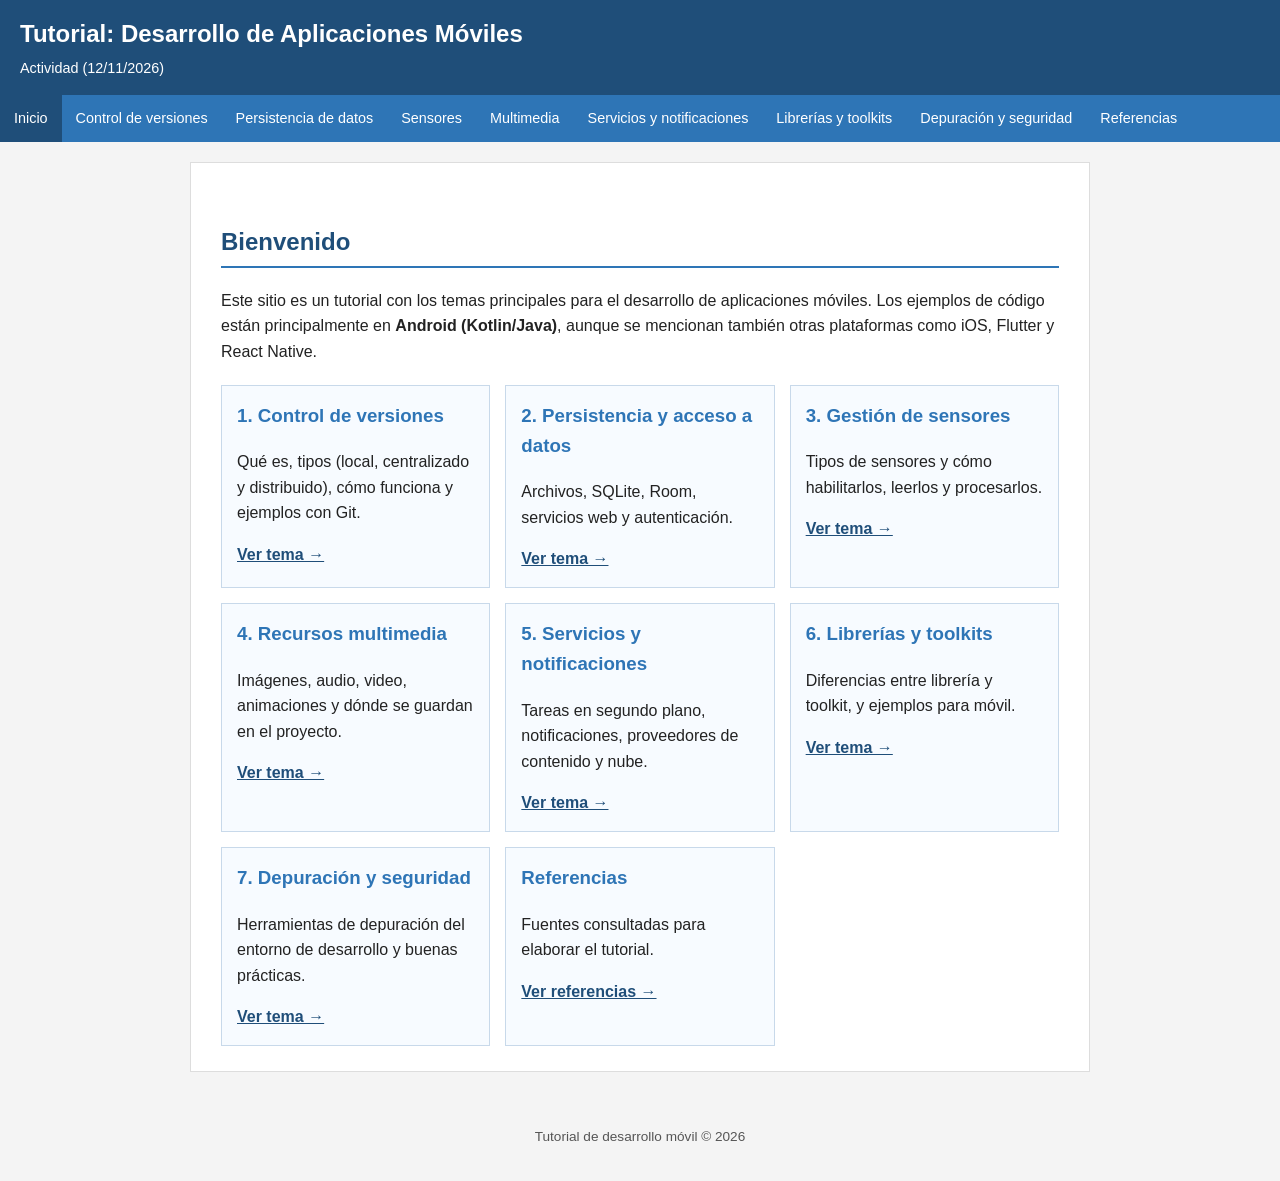
<file: index.html>
<!DOCTYPE html>
<html lang="es">
<head>
  <meta charset="UTF-8">
  <meta name="viewport" content="width=device-width, initial-scale=1.0">
  <title>Tutorial de Desarrollo de Aplicaciones Móviles</title>
  <link rel="stylesheet" href="css/estilos.css">
</head>
<body>
  <header>
    <h1>Tutorial: Desarrollo de Aplicaciones Móviles</h1>
    <p>Actividad (12/11/2026)</p>
  </header>

  <nav>
    <button id="btn-menu">☰ Menú</button>
    <ul id="menu">
      <li><a href="index.html">Inicio</a></li>
      <li><a href="control-versiones.html">Control de versiones</a></li>
      <li><a href="persistencia.html">Persistencia de datos</a></li>
      <li><a href="sensores.html">Sensores</a></li>
      <li><a href="multimedia.html">Multimedia</a></li>
      <li><a href="servicios.html">Servicios y notificaciones</a></li>
      <li><a href="librerias.html">Librerías y toolkits</a></li>
      <li><a href="depuracion.html">Depuración y seguridad</a></li>
      <li><a href="referencias.html">Referencias</a></li>
    </ul>
  </nav>

  <main>
    <h2>Bienvenido</h2>
    <p>
      Este sitio es un tutorial con los temas principales para el desarrollo de aplicaciones móviles.
      Los ejemplos de código están principalmente en <strong>Android (Kotlin/Java)</strong>, aunque
      se mencionan también otras plataformas como iOS, Flutter y React Native.
    </p>

    <div class="tarjetas">
      <div class="tarjeta">
        <h3>1. Control de versiones</h3>
        <p>Qué es, tipos (local, centralizado y distribuido), cómo funciona y ejemplos con Git.</p>
        <a href="control-versiones.html">Ver tema →</a>
      </div>
      <div class="tarjeta">
        <h3>2. Persistencia y acceso a datos</h3>
        <p>Archivos, SQLite, Room, servicios web y autenticación.</p>
        <a href="persistencia.html">Ver tema →</a>
      </div>
      <div class="tarjeta">
        <h3>3. Gestión de sensores</h3>
        <p>Tipos de sensores y cómo habilitarlos, leerlos y procesarlos.</p>
        <a href="sensores.html">Ver tema →</a>
      </div>
      <div class="tarjeta">
        <h3>4. Recursos multimedia</h3>
        <p>Imágenes, audio, video, animaciones y dónde se guardan en el proyecto.</p>
        <a href="multimedia.html">Ver tema →</a>
      </div>
      <div class="tarjeta">
        <h3>5. Servicios y notificaciones</h3>
        <p>Tareas en segundo plano, notificaciones, proveedores de contenido y nube.</p>
        <a href="servicios.html">Ver tema →</a>
      </div>
      <div class="tarjeta">
        <h3>6. Librerías y toolkits</h3>
        <p>Diferencias entre librería y toolkit, y ejemplos para móvil.</p>
        <a href="librerias.html">Ver tema →</a>
      </div>
      <div class="tarjeta">
        <h3>7. Depuración y seguridad</h3>
        <p>Herramientas de depuración del entorno de desarrollo y buenas prácticas.</p>
        <a href="depuracion.html">Ver tema →</a>
      </div>
      <div class="tarjeta">
        <h3>Referencias</h3>
        <p>Fuentes consultadas para elaborar el tutorial.</p>
        <a href="referencias.html">Ver referencias →</a>
      </div>
    </div>
  </main>

  <footer>
    <p>Tutorial de desarrollo móvil &copy; <span id="anio"></span></p>
  </footer>

  <button id="btn-subir" title="Subir">↑</button>
  <script src="js/script.js"></script>
</body>
</html>
</file>
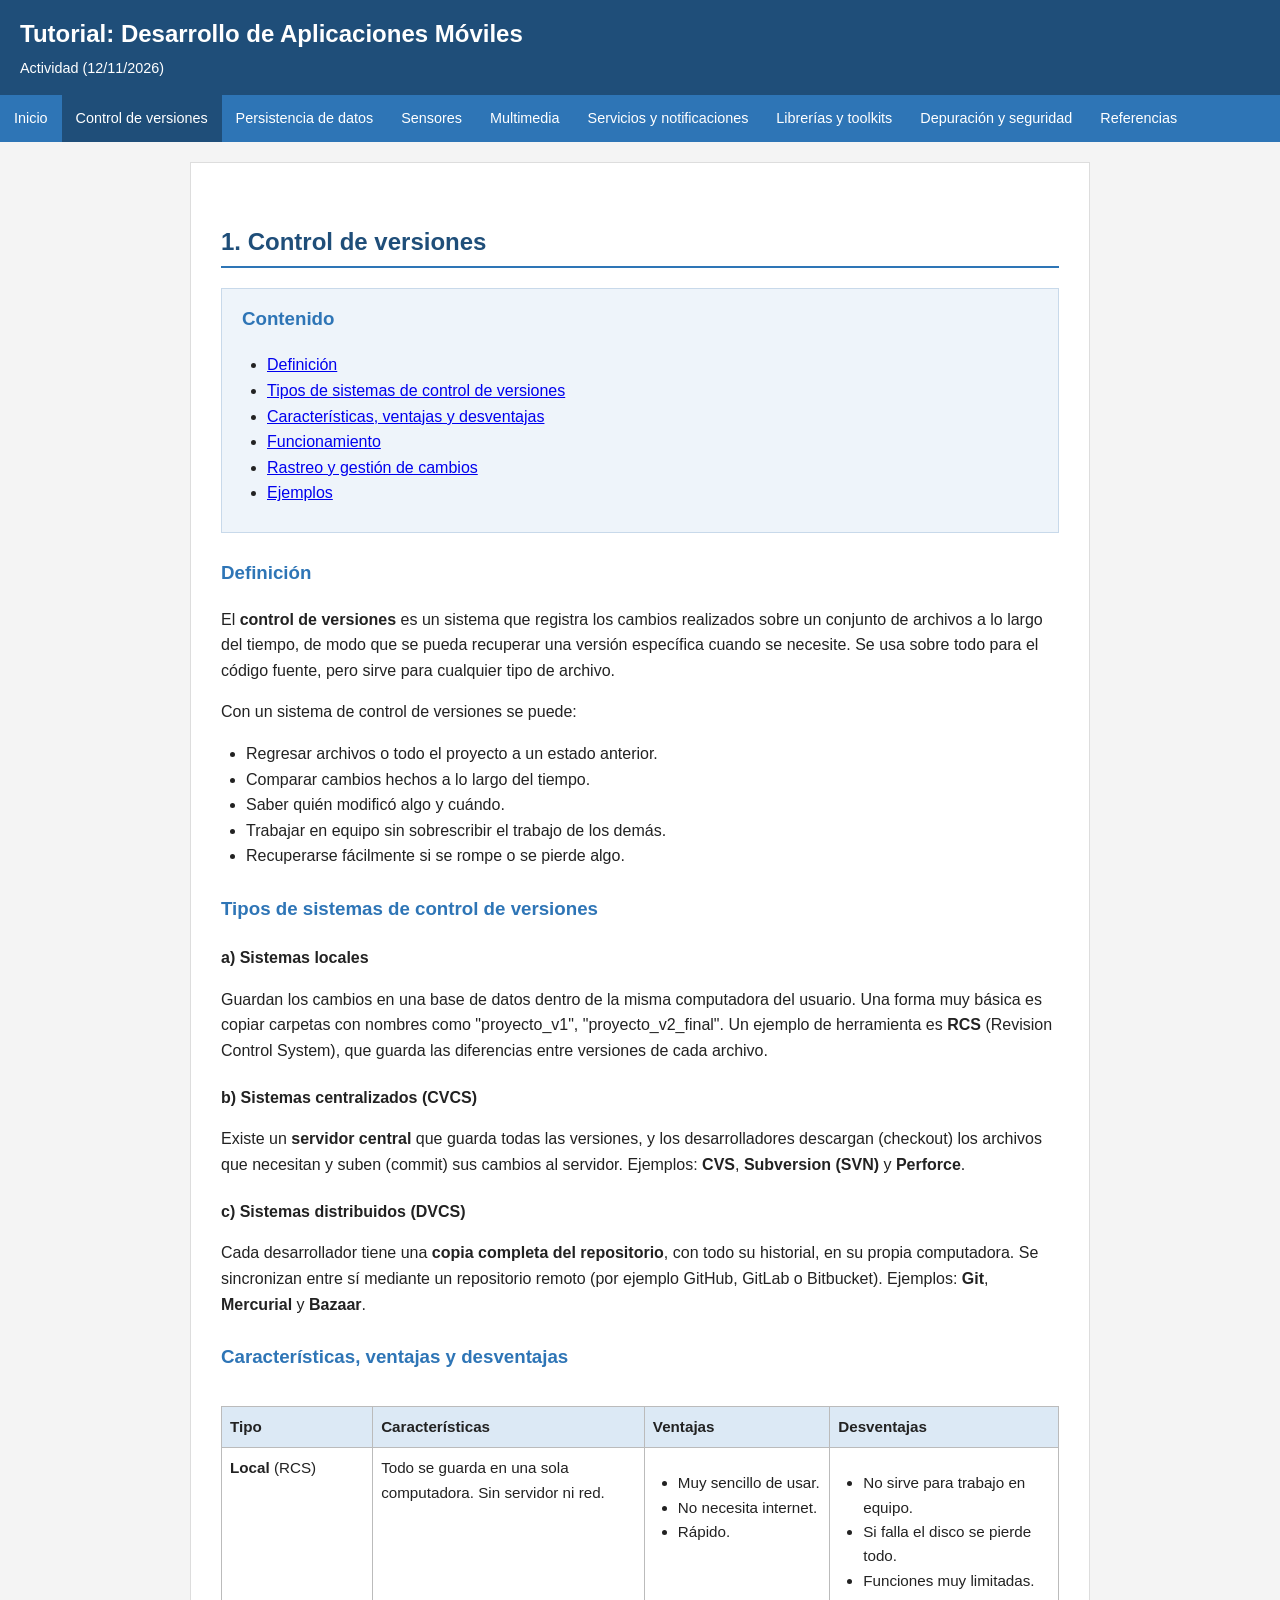
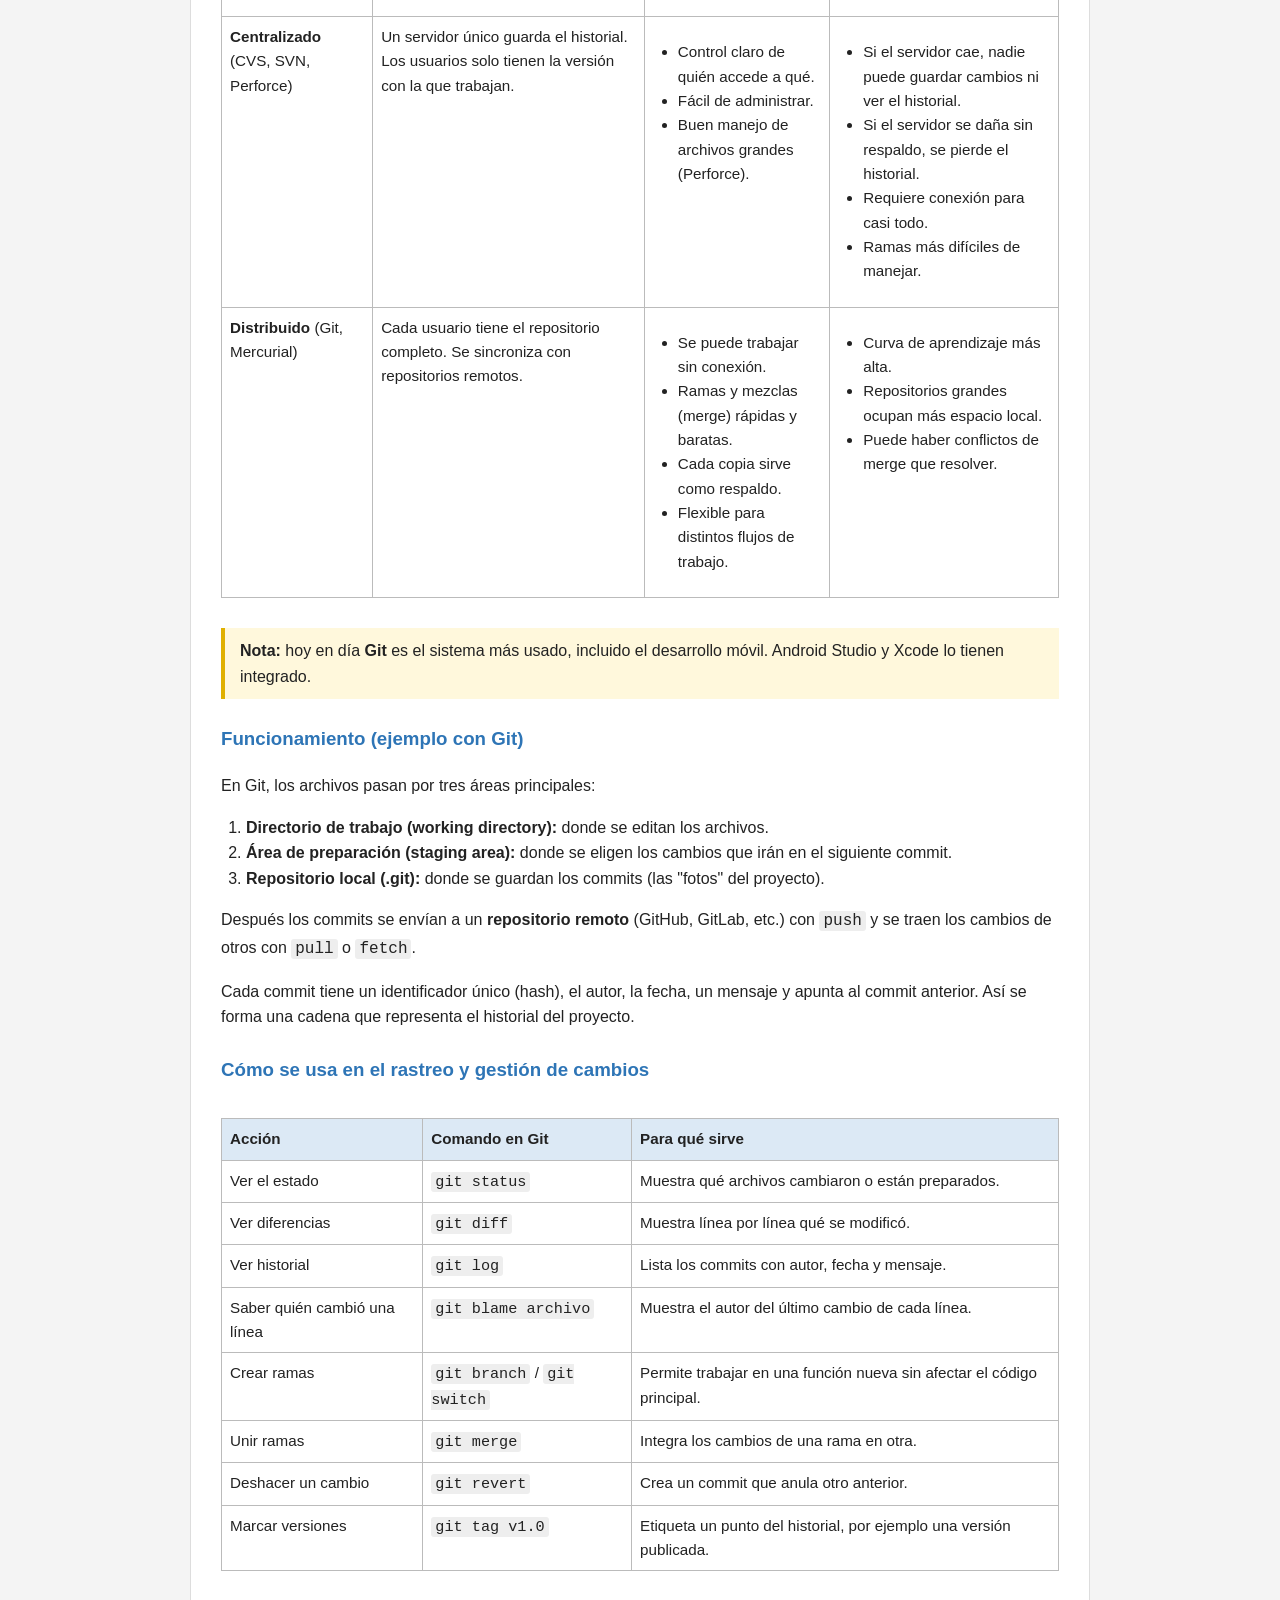
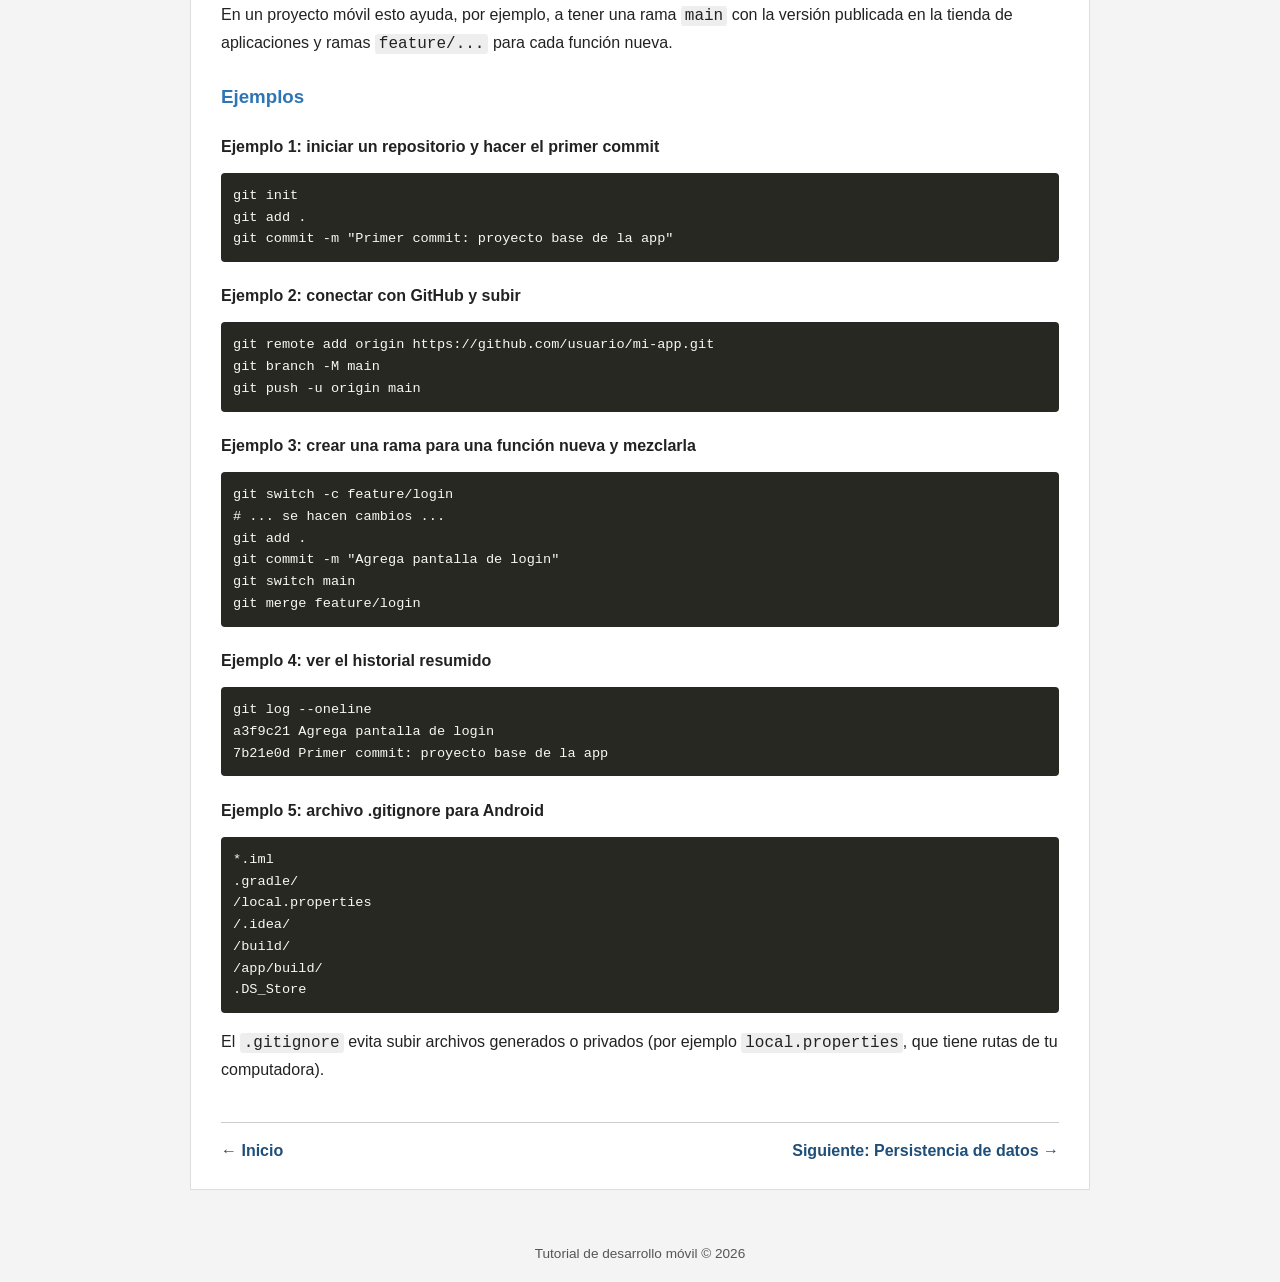
<file: control-versiones.html>
<!DOCTYPE html>
<html lang="es">
<head>
  <meta charset="UTF-8">
  <meta name="viewport" content="width=device-width, initial-scale=1.0">
  <title>Control de versiones - Tutorial</title>
  <link rel="stylesheet" href="css/estilos.css">
</head>
<body>
  <header>
    <h1>Tutorial: Desarrollo de Aplicaciones Móviles</h1>
    <p>Actividad (12/11/2026)</p>
  </header>

  <nav>
    <button id="btn-menu">☰ Menú</button>
    <ul id="menu">
      <li><a href="index.html">Inicio</a></li>
      <li><a href="control-versiones.html">Control de versiones</a></li>
      <li><a href="persistencia.html">Persistencia de datos</a></li>
      <li><a href="sensores.html">Sensores</a></li>
      <li><a href="multimedia.html">Multimedia</a></li>
      <li><a href="servicios.html">Servicios y notificaciones</a></li>
      <li><a href="librerias.html">Librerías y toolkits</a></li>
      <li><a href="depuracion.html">Depuración y seguridad</a></li>
      <li><a href="referencias.html">Referencias</a></li>
    </ul>
  </nav>

  <main>
    <h2>1. Control de versiones</h2>

    <div class="indice">
      <h3>Contenido</h3>
      <ul>
        <li><a href="#definicion">Definición</a></li>
        <li><a href="#tipos">Tipos de sistemas de control de versiones</a></li>
        <li><a href="#comparacion">Características, ventajas y desventajas</a></li>
        <li><a href="#funcionamiento">Funcionamiento</a></li>
        <li><a href="#rastreo">Rastreo y gestión de cambios</a></li>
        <li><a href="#ejemplos">Ejemplos</a></li>
      </ul>
    </div>

    <h3 id="definicion">Definición</h3>
    <p>
      El <strong>control de versiones</strong> es un sistema que registra los cambios realizados
      sobre un conjunto de archivos a lo largo del tiempo, de modo que se pueda recuperar una
      versión específica cuando se necesite. Se usa sobre todo para el código fuente, pero sirve
      para cualquier tipo de archivo.
    </p>
    <p>Con un sistema de control de versiones se puede:</p>
    <ul>
      <li>Regresar archivos o todo el proyecto a un estado anterior.</li>
      <li>Comparar cambios hechos a lo largo del tiempo.</li>
      <li>Saber quién modificó algo y cuándo.</li>
      <li>Trabajar en equipo sin sobrescribir el trabajo de los demás.</li>
      <li>Recuperarse fácilmente si se rompe o se pierde algo.</li>
    </ul>

    <h3 id="tipos">Tipos de sistemas de control de versiones</h3>

    <h4>a) Sistemas locales</h4>
    <p>
      Guardan los cambios en una base de datos dentro de la misma computadora del usuario. Una
      forma muy básica es copiar carpetas con nombres como "proyecto_v1", "proyecto_v2_final".
      Un ejemplo de herramienta es <strong>RCS</strong> (Revision Control System), que guarda
      las diferencias entre versiones de cada archivo.
    </p>

    <h4>b) Sistemas centralizados (CVCS)</h4>
    <p>
      Existe un <strong>servidor central</strong> que guarda todas las versiones, y los
      desarrolladores descargan (checkout) los archivos que necesitan y suben (commit) sus
      cambios al servidor. Ejemplos: <strong>CVS</strong>, <strong>Subversion (SVN)</strong> y
      <strong>Perforce</strong>.
    </p>

    <h4>c) Sistemas distribuidos (DVCS)</h4>
    <p>
      Cada desarrollador tiene una <strong>copia completa del repositorio</strong>, con todo su
      historial, en su propia computadora. Se sincronizan entre sí mediante un repositorio
      remoto (por ejemplo GitHub, GitLab o Bitbucket). Ejemplos: <strong>Git</strong>,
      <strong>Mercurial</strong> y <strong>Bazaar</strong>.
    </p>

    <h3 id="comparacion">Características, ventajas y desventajas</h3>
    <div class="tabla-scroll">
      <table>
        <tr>
          <th>Tipo</th>
          <th>Características</th>
          <th>Ventajas</th>
          <th>Desventajas</th>
        </tr>
        <tr>
          <td><strong>Local</strong> (RCS)</td>
          <td>Todo se guarda en una sola computadora. Sin servidor ni red.</td>
          <td>
            <ul>
              <li>Muy sencillo de usar.</li>
              <li>No necesita internet.</li>
              <li>Rápido.</li>
            </ul>
          </td>
          <td>
            <ul>
              <li>No sirve para trabajo en equipo.</li>
              <li>Si falla el disco se pierde todo.</li>
              <li>Funciones muy limitadas.</li>
            </ul>
          </td>
        </tr>
        <tr>
          <td><strong>Centralizado</strong> (CVS, SVN, Perforce)</td>
          <td>Un servidor único guarda el historial. Los usuarios solo tienen la versión con la que trabajan.</td>
          <td>
            <ul>
              <li>Control claro de quién accede a qué.</li>
              <li>Fácil de administrar.</li>
              <li>Buen manejo de archivos grandes (Perforce).</li>
            </ul>
          </td>
          <td>
            <ul>
              <li>Si el servidor cae, nadie puede guardar cambios ni ver el historial.</li>
              <li>Si el servidor se daña sin respaldo, se pierde el historial.</li>
              <li>Requiere conexión para casi todo.</li>
              <li>Ramas más difíciles de manejar.</li>
            </ul>
          </td>
        </tr>
        <tr>
          <td><strong>Distribuido</strong> (Git, Mercurial)</td>
          <td>Cada usuario tiene el repositorio completo. Se sincroniza con repositorios remotos.</td>
          <td>
            <ul>
              <li>Se puede trabajar sin conexión.</li>
              <li>Ramas y mezclas (merge) rápidas y baratas.</li>
              <li>Cada copia sirve como respaldo.</li>
              <li>Flexible para distintos flujos de trabajo.</li>
            </ul>
          </td>
          <td>
            <ul>
              <li>Curva de aprendizaje más alta.</li>
              <li>Repositorios grandes ocupan más espacio local.</li>
              <li>Puede haber conflictos de merge que resolver.</li>
            </ul>
          </td>
        </tr>
      </table>
    </div>

    <div class="nota">
      <strong>Nota:</strong> hoy en día <strong>Git</strong> es el sistema más usado, incluido el
      desarrollo móvil. Android Studio y Xcode lo tienen integrado.
    </div>

    <h3 id="funcionamiento">Funcionamiento (ejemplo con Git)</h3>
    <p>En Git, los archivos pasan por tres áreas principales:</p>
    <ol>
      <li><strong>Directorio de trabajo (working directory):</strong> donde se editan los archivos.</li>
      <li><strong>Área de preparación (staging area):</strong> donde se eligen los cambios que irán en el siguiente commit.</li>
      <li><strong>Repositorio local (.git):</strong> donde se guardan los commits (las "fotos" del proyecto).</li>
    </ol>
    <p>
      Después los commits se envían a un <strong>repositorio remoto</strong> (GitHub, GitLab, etc.)
      con <code>push</code> y se traen los cambios de otros con <code>pull</code> o <code>fetch</code>.
    </p>
    <p>
      Cada commit tiene un identificador único (hash), el autor, la fecha, un mensaje y apunta al
      commit anterior. Así se forma una cadena que representa el historial del proyecto.
    </p>

    <h3 id="rastreo">Cómo se usa en el rastreo y gestión de cambios</h3>
    <div class="tabla-scroll">
      <table>
        <tr>
          <th>Acción</th>
          <th>Comando en Git</th>
          <th>Para qué sirve</th>
        </tr>
        <tr><td>Ver el estado</td><td><code>git status</code></td><td>Muestra qué archivos cambiaron o están preparados.</td></tr>
        <tr><td>Ver diferencias</td><td><code>git diff</code></td><td>Muestra línea por línea qué se modificó.</td></tr>
        <tr><td>Ver historial</td><td><code>git log</code></td><td>Lista los commits con autor, fecha y mensaje.</td></tr>
        <tr><td>Saber quién cambió una línea</td><td><code>git blame archivo</code></td><td>Muestra el autor del último cambio de cada línea.</td></tr>
        <tr><td>Crear ramas</td><td><code>git branch</code> / <code>git switch</code></td><td>Permite trabajar en una función nueva sin afectar el código principal.</td></tr>
        <tr><td>Unir ramas</td><td><code>git merge</code></td><td>Integra los cambios de una rama en otra.</td></tr>
        <tr><td>Deshacer un cambio</td><td><code>git revert</code></td><td>Crea un commit que anula otro anterior.</td></tr>
        <tr><td>Marcar versiones</td><td><code>git tag v1.0</code></td><td>Etiqueta un punto del historial, por ejemplo una versión publicada.</td></tr>
      </table>
    </div>
    <p>
      En un proyecto móvil esto ayuda, por ejemplo, a tener una rama <code>main</code> con la versión
      publicada en la tienda de aplicaciones y ramas <code>feature/...</code> para cada función nueva.
    </p>

    <h3 id="ejemplos">Ejemplos</h3>

    <h4>Ejemplo 1: iniciar un repositorio y hacer el primer commit</h4>
<pre><code>git init
git add .
git commit -m "Primer commit: proyecto base de la app"</code></pre>

    <h4>Ejemplo 2: conectar con GitHub y subir</h4>
<pre><code>git remote add origin https://github.com/usuario/mi-app.git
git branch -M main
git push -u origin main</code></pre>

    <h4>Ejemplo 3: crear una rama para una función nueva y mezclarla</h4>
<pre><code>git switch -c feature/login
# ... se hacen cambios ...
git add .
git commit -m "Agrega pantalla de login"
git switch main
git merge feature/login</code></pre>

    <h4>Ejemplo 4: ver el historial resumido</h4>
<pre><code>git log --oneline
a3f9c21 Agrega pantalla de login
7b21e0d Primer commit: proyecto base de la app</code></pre>

    <h4>Ejemplo 5: archivo .gitignore para Android</h4>
<pre><code>*.iml
.gradle/
/local.properties
/.idea/
/build/
/app/build/
.DS_Store</code></pre>
    <p>
      El <code>.gitignore</code> evita subir archivos generados o privados (por ejemplo
      <code>local.properties</code>, que tiene rutas de tu computadora).
    </p>

    <div class="navegacion-pie">
      <a href="index.html">← Inicio</a>
      <a href="persistencia.html">Siguiente: Persistencia de datos →</a>
    </div>
  </main>

  <footer>
    <p>Tutorial de desarrollo móvil &copy; <span id="anio"></span></p>
  </footer>

  <button id="btn-subir" title="Subir">↑</button>
  <script src="js/script.js"></script>
</body>
</html>
</file>
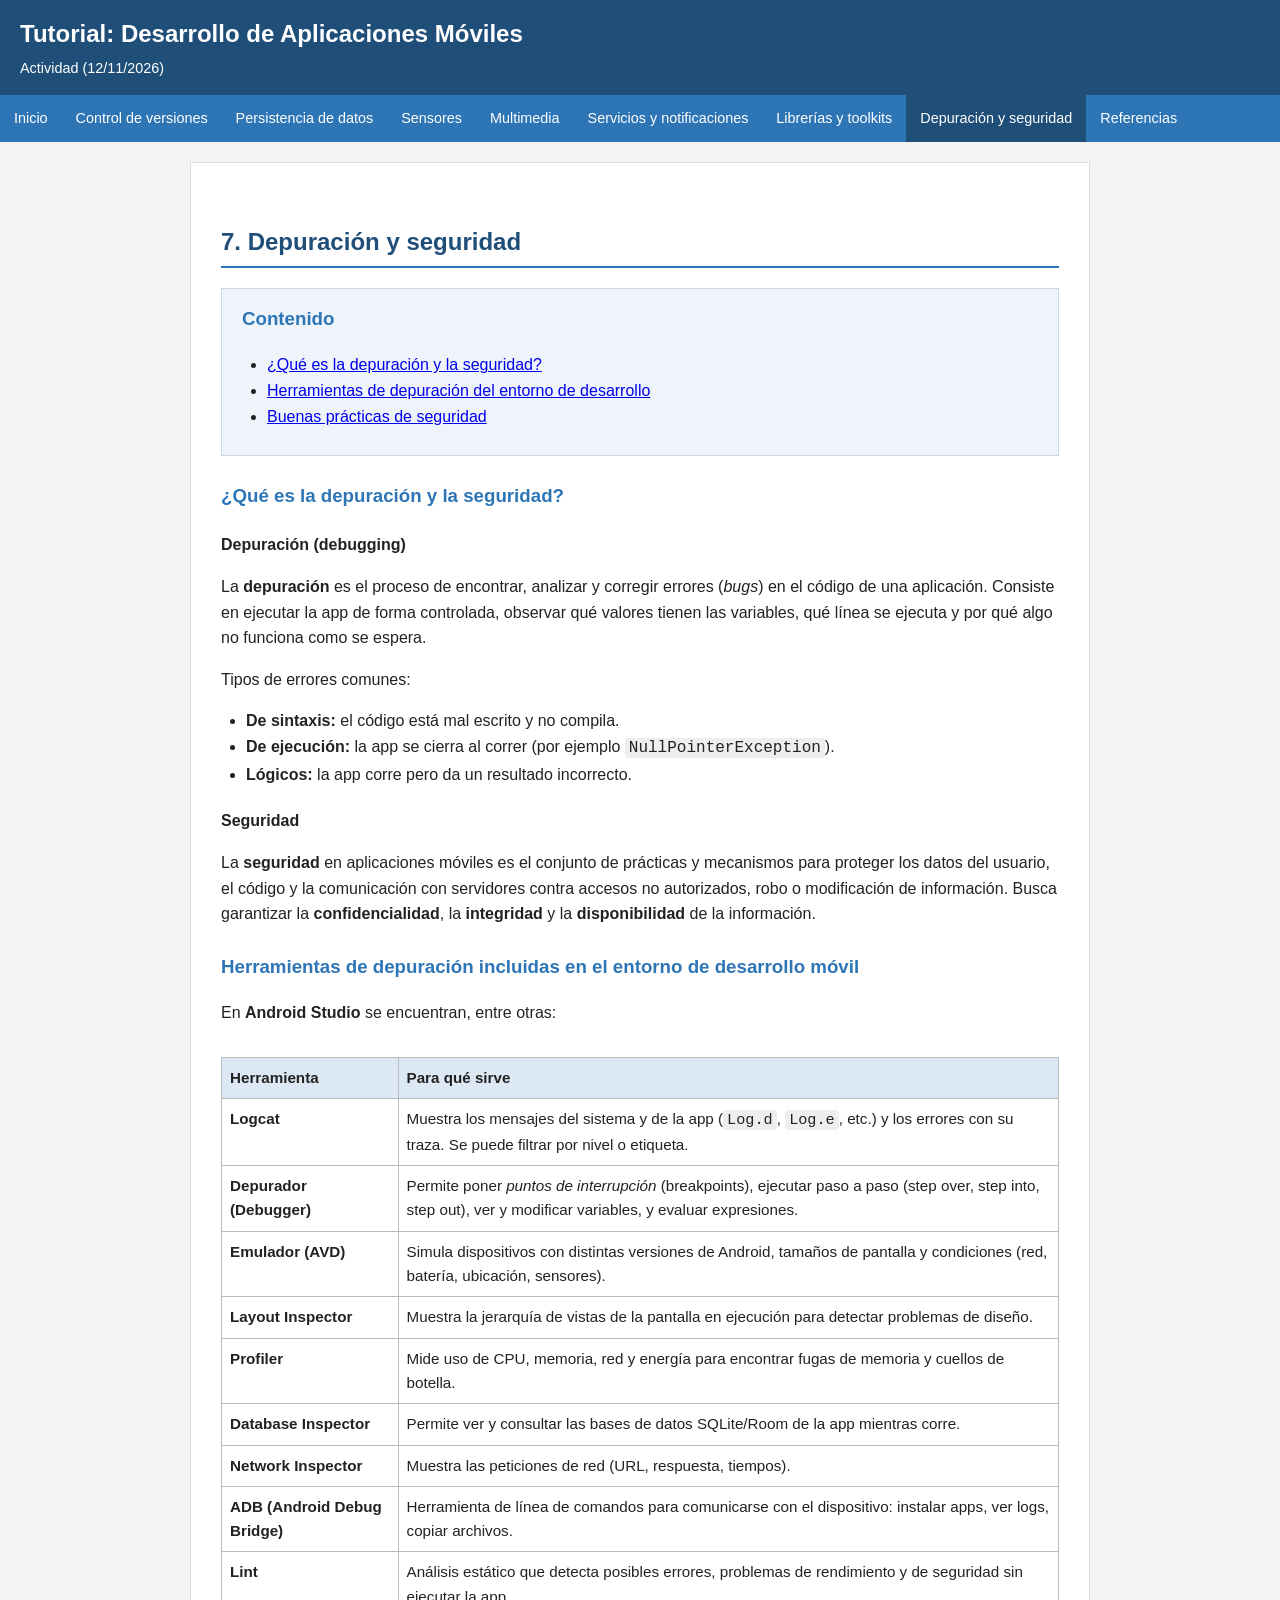
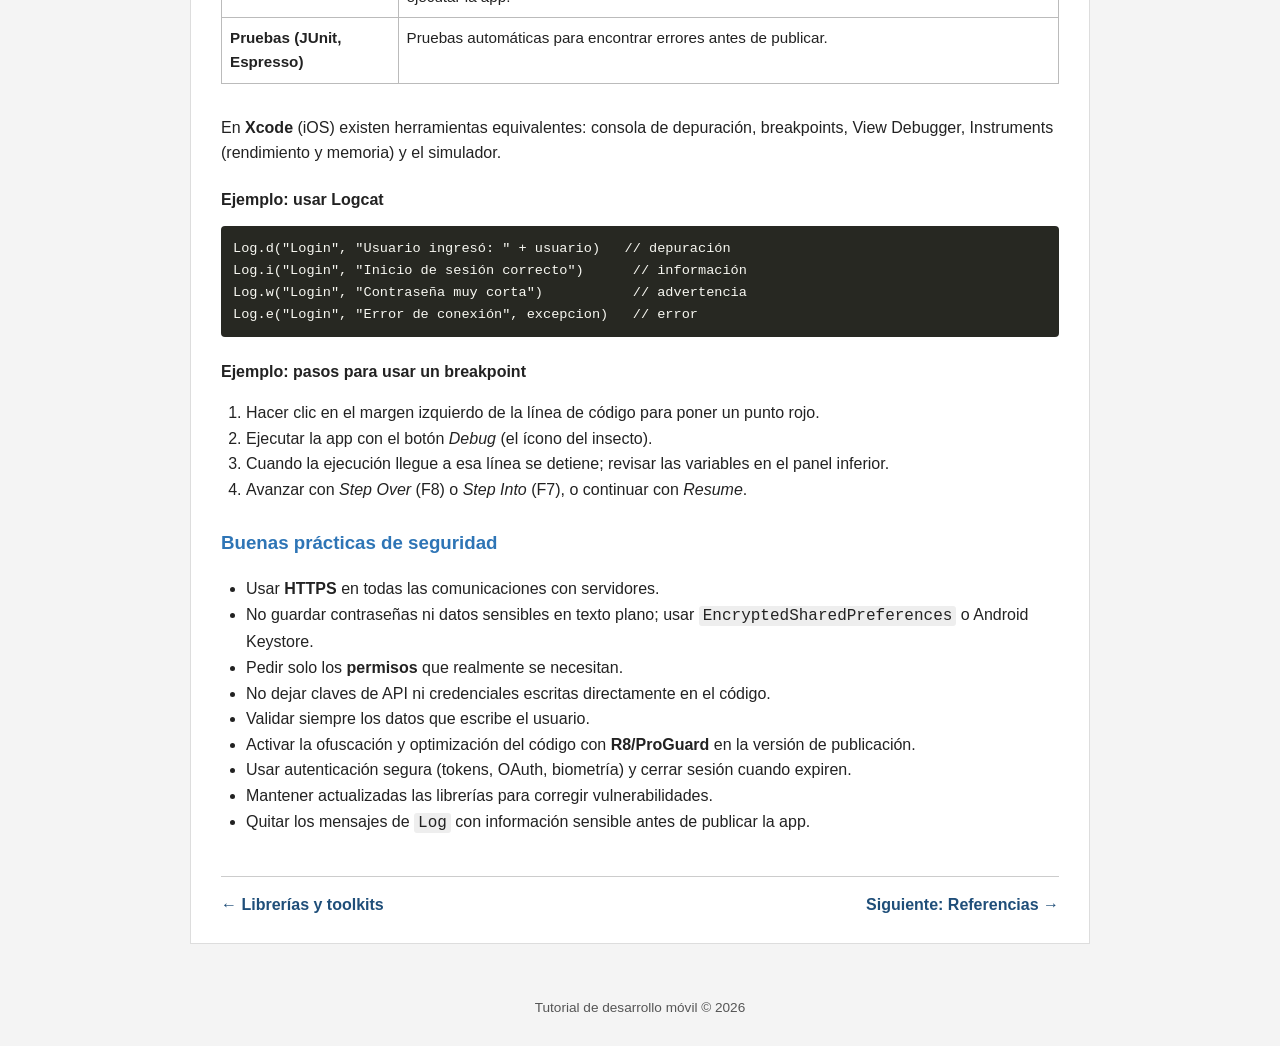
<file: depuracion.html>
<!DOCTYPE html>
<html lang="es">
<head>
  <meta charset="UTF-8">
  <meta name="viewport" content="width=device-width, initial-scale=1.0">
  <title>Depuración y seguridad - Tutorial</title>
  <link rel="stylesheet" href="css/estilos.css">
</head>
<body>
  <header>
    <h1>Tutorial: Desarrollo de Aplicaciones Móviles</h1>
    <p>Actividad (12/11/2026)</p>
  </header>

  <nav>
    <button id="btn-menu">☰ Menú</button>
    <ul id="menu">
      <li><a href="index.html">Inicio</a></li>
      <li><a href="control-versiones.html">Control de versiones</a></li>
      <li><a href="persistencia.html">Persistencia de datos</a></li>
      <li><a href="sensores.html">Sensores</a></li>
      <li><a href="multimedia.html">Multimedia</a></li>
      <li><a href="servicios.html">Servicios y notificaciones</a></li>
      <li><a href="librerias.html">Librerías y toolkits</a></li>
      <li><a href="depuracion.html">Depuración y seguridad</a></li>
      <li><a href="referencias.html">Referencias</a></li>
    </ul>
  </nav>

  <main>
    <h2>7. Depuración y seguridad</h2>

    <div class="indice">
      <h3>Contenido</h3>
      <ul>
        <li><a href="#definicion">¿Qué es la depuración y la seguridad?</a></li>
        <li><a href="#herramientas">Herramientas de depuración del entorno de desarrollo</a></li>
        <li><a href="#seguridad">Buenas prácticas de seguridad</a></li>
      </ul>
    </div>

    <h3 id="definicion">¿Qué es la depuración y la seguridad?</h3>

    <h4>Depuración (debugging)</h4>
    <p>
      La <strong>depuración</strong> es el proceso de encontrar, analizar y corregir errores
      (<em>bugs</em>) en el código de una aplicación. Consiste en ejecutar la app de forma controlada,
      observar qué valores tienen las variables, qué línea se ejecuta y por qué algo no funciona como
      se espera.
    </p>
    <p>Tipos de errores comunes:</p>
    <ul>
      <li><strong>De sintaxis:</strong> el código está mal escrito y no compila.</li>
      <li><strong>De ejecución:</strong> la app se cierra al correr (por ejemplo <code>NullPointerException</code>).</li>
      <li><strong>Lógicos:</strong> la app corre pero da un resultado incorrecto.</li>
    </ul>

    <h4>Seguridad</h4>
    <p>
      La <strong>seguridad</strong> en aplicaciones móviles es el conjunto de prácticas y mecanismos
      para proteger los datos del usuario, el código y la comunicación con servidores contra accesos no
      autorizados, robo o modificación de información. Busca garantizar la <strong>confidencialidad</strong>,
      la <strong>integridad</strong> y la <strong>disponibilidad</strong> de la información.
    </p>

    <h3 id="herramientas">Herramientas de depuración incluidas en el entorno de desarrollo móvil</h3>
    <p>En <strong>Android Studio</strong> se encuentran, entre otras:</p>

    <div class="tabla-scroll">
      <table>
        <tr>
          <th>Herramienta</th>
          <th>Para qué sirve</th>
        </tr>
        <tr>
          <td><strong>Logcat</strong></td>
          <td>Muestra los mensajes del sistema y de la app (<code>Log.d</code>, <code>Log.e</code>, etc.) y los errores con su traza. Se puede filtrar por nivel o etiqueta.</td>
        </tr>
        <tr>
          <td><strong>Depurador (Debugger)</strong></td>
          <td>Permite poner <em>puntos de interrupción</em> (breakpoints), ejecutar paso a paso (step over, step into, step out), ver y modificar variables, y evaluar expresiones.</td>
        </tr>
        <tr>
          <td><strong>Emulador (AVD)</strong></td>
          <td>Simula dispositivos con distintas versiones de Android, tamaños de pantalla y condiciones (red, batería, ubicación, sensores).</td>
        </tr>
        <tr>
          <td><strong>Layout Inspector</strong></td>
          <td>Muestra la jerarquía de vistas de la pantalla en ejecución para detectar problemas de diseño.</td>
        </tr>
        <tr>
          <td><strong>Profiler</strong></td>
          <td>Mide uso de CPU, memoria, red y energía para encontrar fugas de memoria y cuellos de botella.</td>
        </tr>
        <tr>
          <td><strong>Database Inspector</strong></td>
          <td>Permite ver y consultar las bases de datos SQLite/Room de la app mientras corre.</td>
        </tr>
        <tr>
          <td><strong>Network Inspector</strong></td>
          <td>Muestra las peticiones de red (URL, respuesta, tiempos).</td>
        </tr>
        <tr>
          <td><strong>ADB (Android Debug Bridge)</strong></td>
          <td>Herramienta de línea de comandos para comunicarse con el dispositivo: instalar apps, ver logs, copiar archivos.</td>
        </tr>
        <tr>
          <td><strong>Lint</strong></td>
          <td>Análisis estático que detecta posibles errores, problemas de rendimiento y de seguridad sin ejecutar la app.</td>
        </tr>
        <tr>
          <td><strong>Pruebas (JUnit, Espresso)</strong></td>
          <td>Pruebas automáticas para encontrar errores antes de publicar.</td>
        </tr>
      </table>
    </div>
    <p>
      En <strong>Xcode</strong> (iOS) existen herramientas equivalentes: consola de depuración,
      breakpoints, View Debugger, Instruments (rendimiento y memoria) y el simulador.
    </p>

    <h4>Ejemplo: usar Logcat</h4>
<pre><code>Log.d("Login", "Usuario ingresó: " + usuario)   // depuración
Log.i("Login", "Inicio de sesión correcto")      // información
Log.w("Login", "Contraseña muy corta")           // advertencia
Log.e("Login", "Error de conexión", excepcion)   // error</code></pre>

    <h4>Ejemplo: pasos para usar un breakpoint</h4>
    <ol>
      <li>Hacer clic en el margen izquierdo de la línea de código para poner un punto rojo.</li>
      <li>Ejecutar la app con el botón <em>Debug</em> (el ícono del insecto).</li>
      <li>Cuando la ejecución llegue a esa línea se detiene; revisar las variables en el panel inferior.</li>
      <li>Avanzar con <em>Step Over</em> (F8) o <em>Step Into</em> (F7), o continuar con <em>Resume</em>.</li>
    </ol>

    <h3 id="seguridad">Buenas prácticas de seguridad</h3>
    <ul>
      <li>Usar <strong>HTTPS</strong> en todas las comunicaciones con servidores.</li>
      <li>No guardar contraseñas ni datos sensibles en texto plano; usar <code>EncryptedSharedPreferences</code> o Android Keystore.</li>
      <li>Pedir solo los <strong>permisos</strong> que realmente se necesitan.</li>
      <li>No dejar claves de API ni credenciales escritas directamente en el código.</li>
      <li>Validar siempre los datos que escribe el usuario.</li>
      <li>Activar la ofuscación y optimización del código con <strong>R8/ProGuard</strong> en la versión de publicación.</li>
      <li>Usar autenticación segura (tokens, OAuth, biometría) y cerrar sesión cuando expiren.</li>
      <li>Mantener actualizadas las librerías para corregir vulnerabilidades.</li>
      <li>Quitar los mensajes de <code>Log</code> con información sensible antes de publicar la app.</li>
    </ul>

    <div class="navegacion-pie">
      <a href="librerias.html">← Librerías y toolkits</a>
      <a href="referencias.html">Siguiente: Referencias →</a>
    </div>
  </main>

  <footer>
    <p>Tutorial de desarrollo móvil &copy; <span id="anio"></span></p>
  </footer>

  <button id="btn-subir" title="Subir">↑</button>
  <script src="js/script.js"></script>
</body>
</html>
</file>
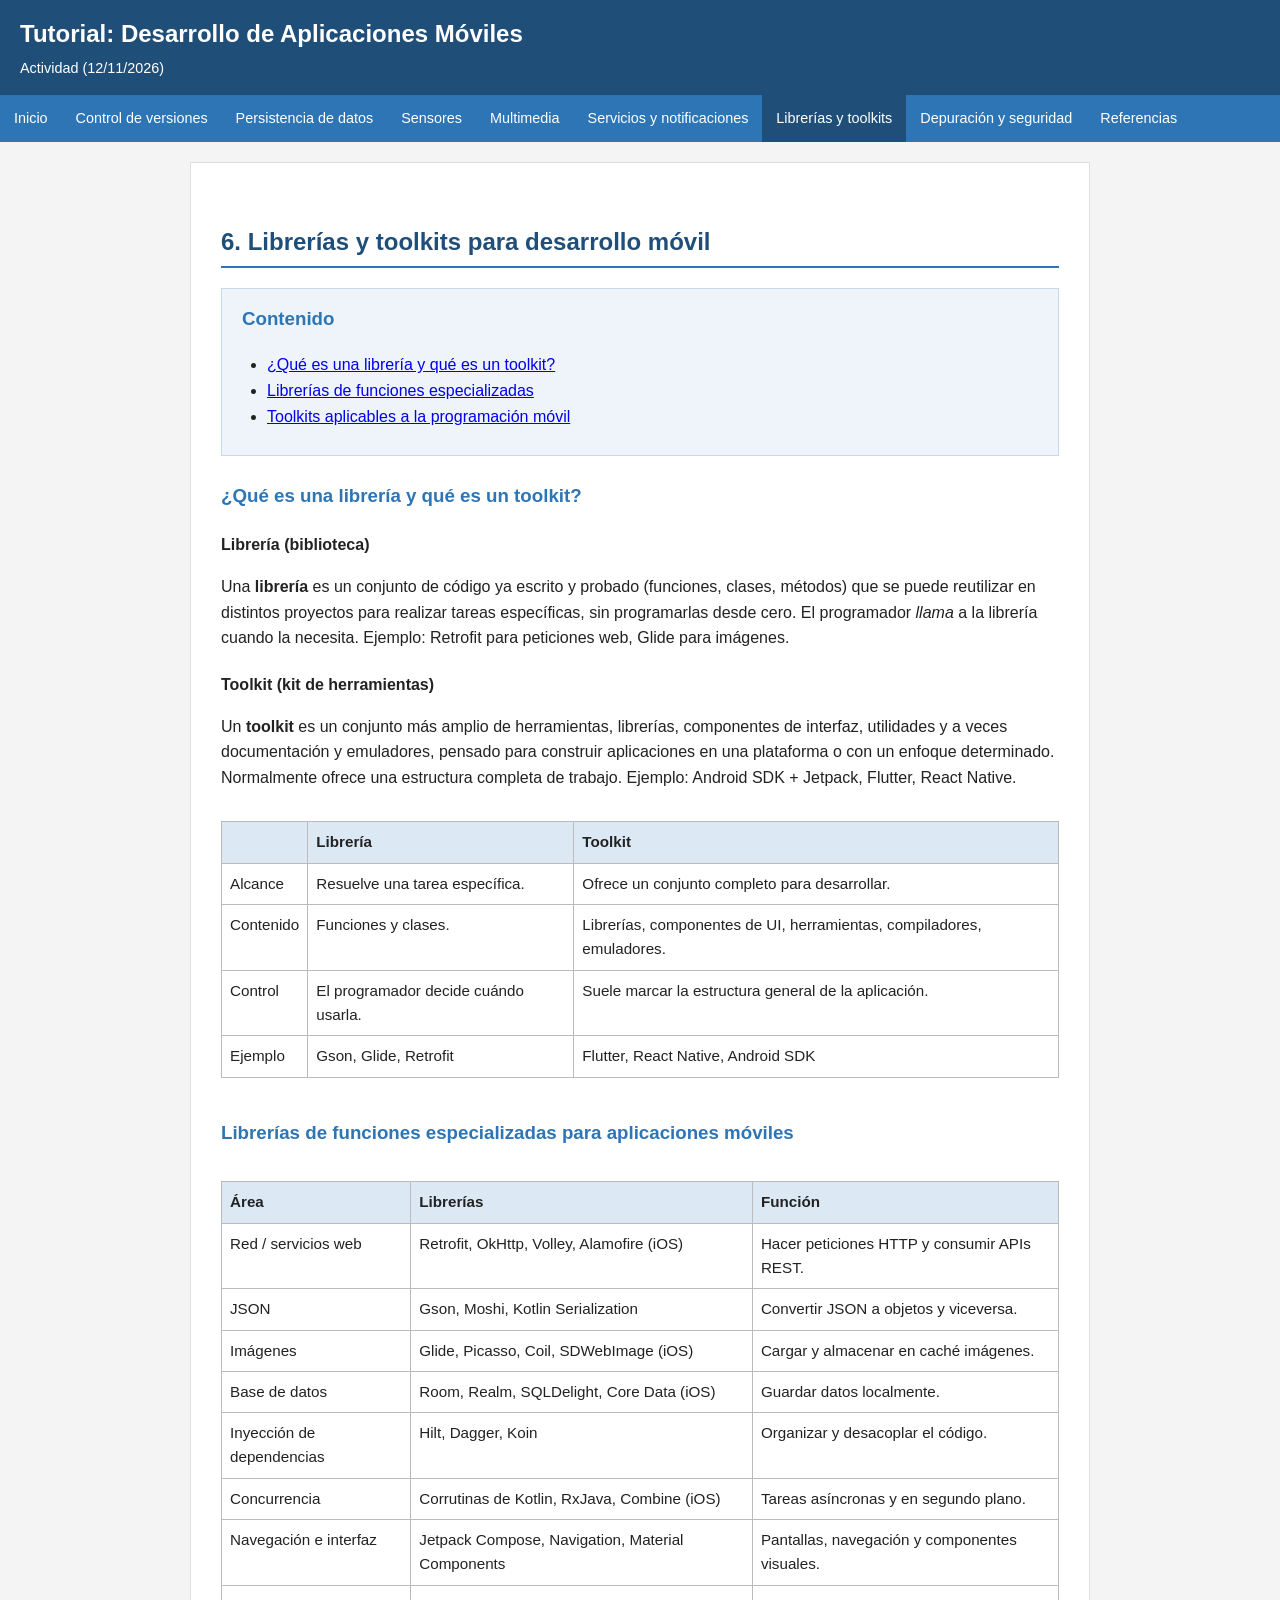
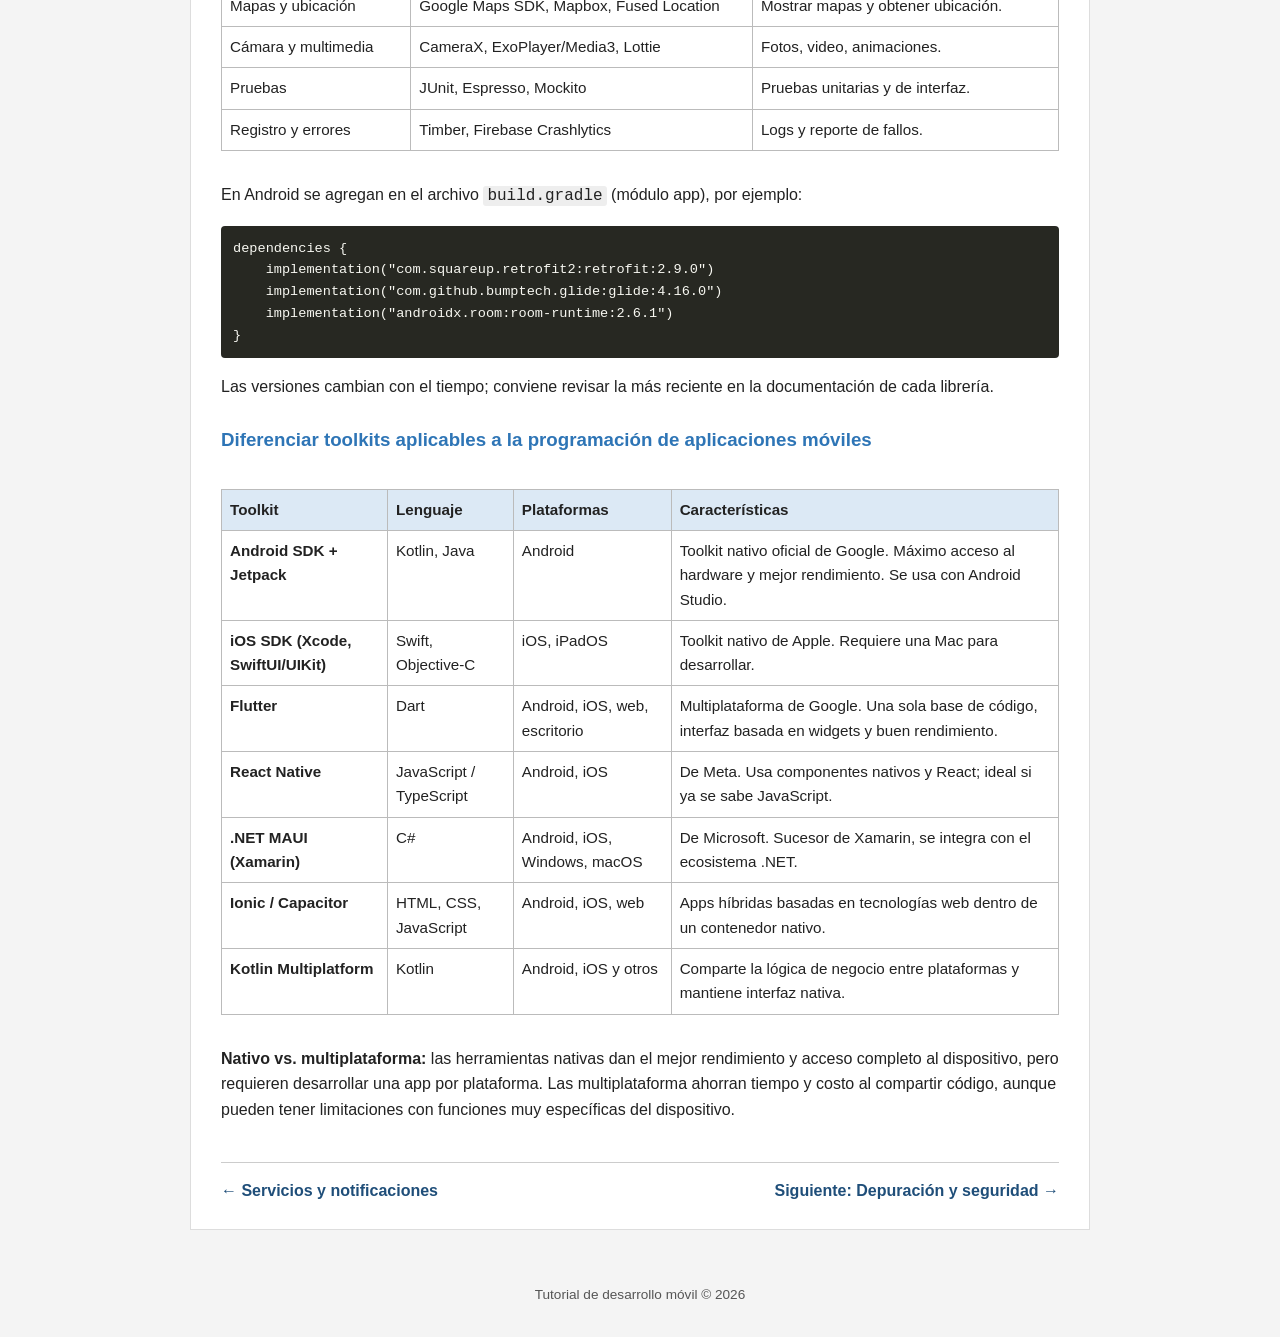
<file: librerias.html>
<!DOCTYPE html>
<html lang="es">
<head>
  <meta charset="UTF-8">
  <meta name="viewport" content="width=device-width, initial-scale=1.0">
  <title>Librerías y toolkits - Tutorial</title>
  <link rel="stylesheet" href="css/estilos.css">
</head>
<body>
  <header>
    <h1>Tutorial: Desarrollo de Aplicaciones Móviles</h1>
    <p>Actividad (12/11/2026)</p>
  </header>

  <nav>
    <button id="btn-menu">☰ Menú</button>
    <ul id="menu">
      <li><a href="index.html">Inicio</a></li>
      <li><a href="control-versiones.html">Control de versiones</a></li>
      <li><a href="persistencia.html">Persistencia de datos</a></li>
      <li><a href="sensores.html">Sensores</a></li>
      <li><a href="multimedia.html">Multimedia</a></li>
      <li><a href="servicios.html">Servicios y notificaciones</a></li>
      <li><a href="librerias.html">Librerías y toolkits</a></li>
      <li><a href="depuracion.html">Depuración y seguridad</a></li>
      <li><a href="referencias.html">Referencias</a></li>
    </ul>
  </nav>

  <main>
    <h2>6. Librerías y toolkits para desarrollo móvil</h2>

    <div class="indice">
      <h3>Contenido</h3>
      <ul>
        <li><a href="#definiciones">¿Qué es una librería y qué es un toolkit?</a></li>
        <li><a href="#librerias">Librerías de funciones especializadas</a></li>
        <li><a href="#toolkits">Toolkits aplicables a la programación móvil</a></li>
      </ul>
    </div>

    <h3 id="definiciones">¿Qué es una librería y qué es un toolkit?</h3>

    <h4>Librería (biblioteca)</h4>
    <p>
      Una <strong>librería</strong> es un conjunto de código ya escrito y probado (funciones, clases,
      métodos) que se puede reutilizar en distintos proyectos para realizar tareas específicas, sin
      programarlas desde cero. El programador <em>llama</em> a la librería cuando la necesita. Ejemplo:
      Retrofit para peticiones web, Glide para imágenes.
    </p>

    <h4>Toolkit (kit de herramientas)</h4>
    <p>
      Un <strong>toolkit</strong> es un conjunto más amplio de herramientas, librerías, componentes de
      interfaz, utilidades y a veces documentación y emuladores, pensado para construir aplicaciones en
      una plataforma o con un enfoque determinado. Normalmente ofrece una estructura completa de
      trabajo. Ejemplo: Android SDK + Jetpack, Flutter, React Native.
    </p>

    <div class="tabla-scroll">
      <table>
        <tr>
          <th></th>
          <th>Librería</th>
          <th>Toolkit</th>
        </tr>
        <tr><td>Alcance</td><td>Resuelve una tarea específica.</td><td>Ofrece un conjunto completo para desarrollar.</td></tr>
        <tr><td>Contenido</td><td>Funciones y clases.</td><td>Librerías, componentes de UI, herramientas, compiladores, emuladores.</td></tr>
        <tr><td>Control</td><td>El programador decide cuándo usarla.</td><td>Suele marcar la estructura general de la aplicación.</td></tr>
        <tr><td>Ejemplo</td><td>Gson, Glide, Retrofit</td><td>Flutter, React Native, Android SDK</td></tr>
      </table>
    </div>

    <h3 id="librerias">Librerías de funciones especializadas para aplicaciones móviles</h3>
    <div class="tabla-scroll">
      <table>
        <tr>
          <th>Área</th>
          <th>Librerías</th>
          <th>Función</th>
        </tr>
        <tr><td>Red / servicios web</td><td>Retrofit, OkHttp, Volley, Alamofire (iOS)</td><td>Hacer peticiones HTTP y consumir APIs REST.</td></tr>
        <tr><td>JSON</td><td>Gson, Moshi, Kotlin Serialization</td><td>Convertir JSON a objetos y viceversa.</td></tr>
        <tr><td>Imágenes</td><td>Glide, Picasso, Coil, SDWebImage (iOS)</td><td>Cargar y almacenar en caché imágenes.</td></tr>
        <tr><td>Base de datos</td><td>Room, Realm, SQLDelight, Core Data (iOS)</td><td>Guardar datos localmente.</td></tr>
        <tr><td>Inyección de dependencias</td><td>Hilt, Dagger, Koin</td><td>Organizar y desacoplar el código.</td></tr>
        <tr><td>Concurrencia</td><td>Corrutinas de Kotlin, RxJava, Combine (iOS)</td><td>Tareas asíncronas y en segundo plano.</td></tr>
        <tr><td>Navegación e interfaz</td><td>Jetpack Compose, Navigation, Material Components</td><td>Pantallas, navegación y componentes visuales.</td></tr>
        <tr><td>Mapas y ubicación</td><td>Google Maps SDK, Mapbox, Fused Location</td><td>Mostrar mapas y obtener ubicación.</td></tr>
        <tr><td>Cámara y multimedia</td><td>CameraX, ExoPlayer/Media3, Lottie</td><td>Fotos, video, animaciones.</td></tr>
        <tr><td>Pruebas</td><td>JUnit, Espresso, Mockito</td><td>Pruebas unitarias y de interfaz.</td></tr>
        <tr><td>Registro y errores</td><td>Timber, Firebase Crashlytics</td><td>Logs y reporte de fallos.</td></tr>
      </table>
    </div>
    <p>En Android se agregan en el archivo <code>build.gradle</code> (módulo app), por ejemplo:</p>
<pre><code>dependencies {
    implementation("com.squareup.retrofit2:retrofit:2.9.0")
    implementation("com.github.bumptech.glide:glide:4.16.0")
    implementation("androidx.room:room-runtime:2.6.1")
}</code></pre>
    <p>Las versiones cambian con el tiempo; conviene revisar la más reciente en la documentación de cada librería.</p>

    <h3 id="toolkits">Diferenciar toolkits aplicables a la programación de aplicaciones móviles</h3>
    <div class="tabla-scroll">
      <table>
        <tr>
          <th>Toolkit</th>
          <th>Lenguaje</th>
          <th>Plataformas</th>
          <th>Características</th>
        </tr>
        <tr>
          <td><strong>Android SDK + Jetpack</strong></td>
          <td>Kotlin, Java</td>
          <td>Android</td>
          <td>Toolkit nativo oficial de Google. Máximo acceso al hardware y mejor rendimiento. Se usa con Android Studio.</td>
        </tr>
        <tr>
          <td><strong>iOS SDK (Xcode, SwiftUI/UIKit)</strong></td>
          <td>Swift, Objective-C</td>
          <td>iOS, iPadOS</td>
          <td>Toolkit nativo de Apple. Requiere una Mac para desarrollar.</td>
        </tr>
        <tr>
          <td><strong>Flutter</strong></td>
          <td>Dart</td>
          <td>Android, iOS, web, escritorio</td>
          <td>Multiplataforma de Google. Una sola base de código, interfaz basada en widgets y buen rendimiento.</td>
        </tr>
        <tr>
          <td><strong>React Native</strong></td>
          <td>JavaScript / TypeScript</td>
          <td>Android, iOS</td>
          <td>De Meta. Usa componentes nativos y React; ideal si ya se sabe JavaScript.</td>
        </tr>
        <tr>
          <td><strong>.NET MAUI (Xamarin)</strong></td>
          <td>C#</td>
          <td>Android, iOS, Windows, macOS</td>
          <td>De Microsoft. Sucesor de Xamarin, se integra con el ecosistema .NET.</td>
        </tr>
        <tr>
          <td><strong>Ionic / Capacitor</strong></td>
          <td>HTML, CSS, JavaScript</td>
          <td>Android, iOS, web</td>
          <td>Apps híbridas basadas en tecnologías web dentro de un contenedor nativo.</td>
        </tr>
        <tr>
          <td><strong>Kotlin Multiplatform</strong></td>
          <td>Kotlin</td>
          <td>Android, iOS y otros</td>
          <td>Comparte la lógica de negocio entre plataformas y mantiene interfaz nativa.</td>
        </tr>
      </table>
    </div>

    <p>
      <strong>Nativo vs. multiplataforma:</strong> las herramientas nativas dan el mejor rendimiento y
      acceso completo al dispositivo, pero requieren desarrollar una app por plataforma. Las
      multiplataforma ahorran tiempo y costo al compartir código, aunque pueden tener limitaciones
      con funciones muy específicas del dispositivo.
    </p>

    <div class="navegacion-pie">
      <a href="servicios.html">← Servicios y notificaciones</a>
      <a href="depuracion.html">Siguiente: Depuración y seguridad →</a>
    </div>
  </main>

  <footer>
    <p>Tutorial de desarrollo móvil &copy; <span id="anio"></span></p>
  </footer>

  <button id="btn-subir" title="Subir">↑</button>
  <script src="js/script.js"></script>
</body>
</html>
</file>
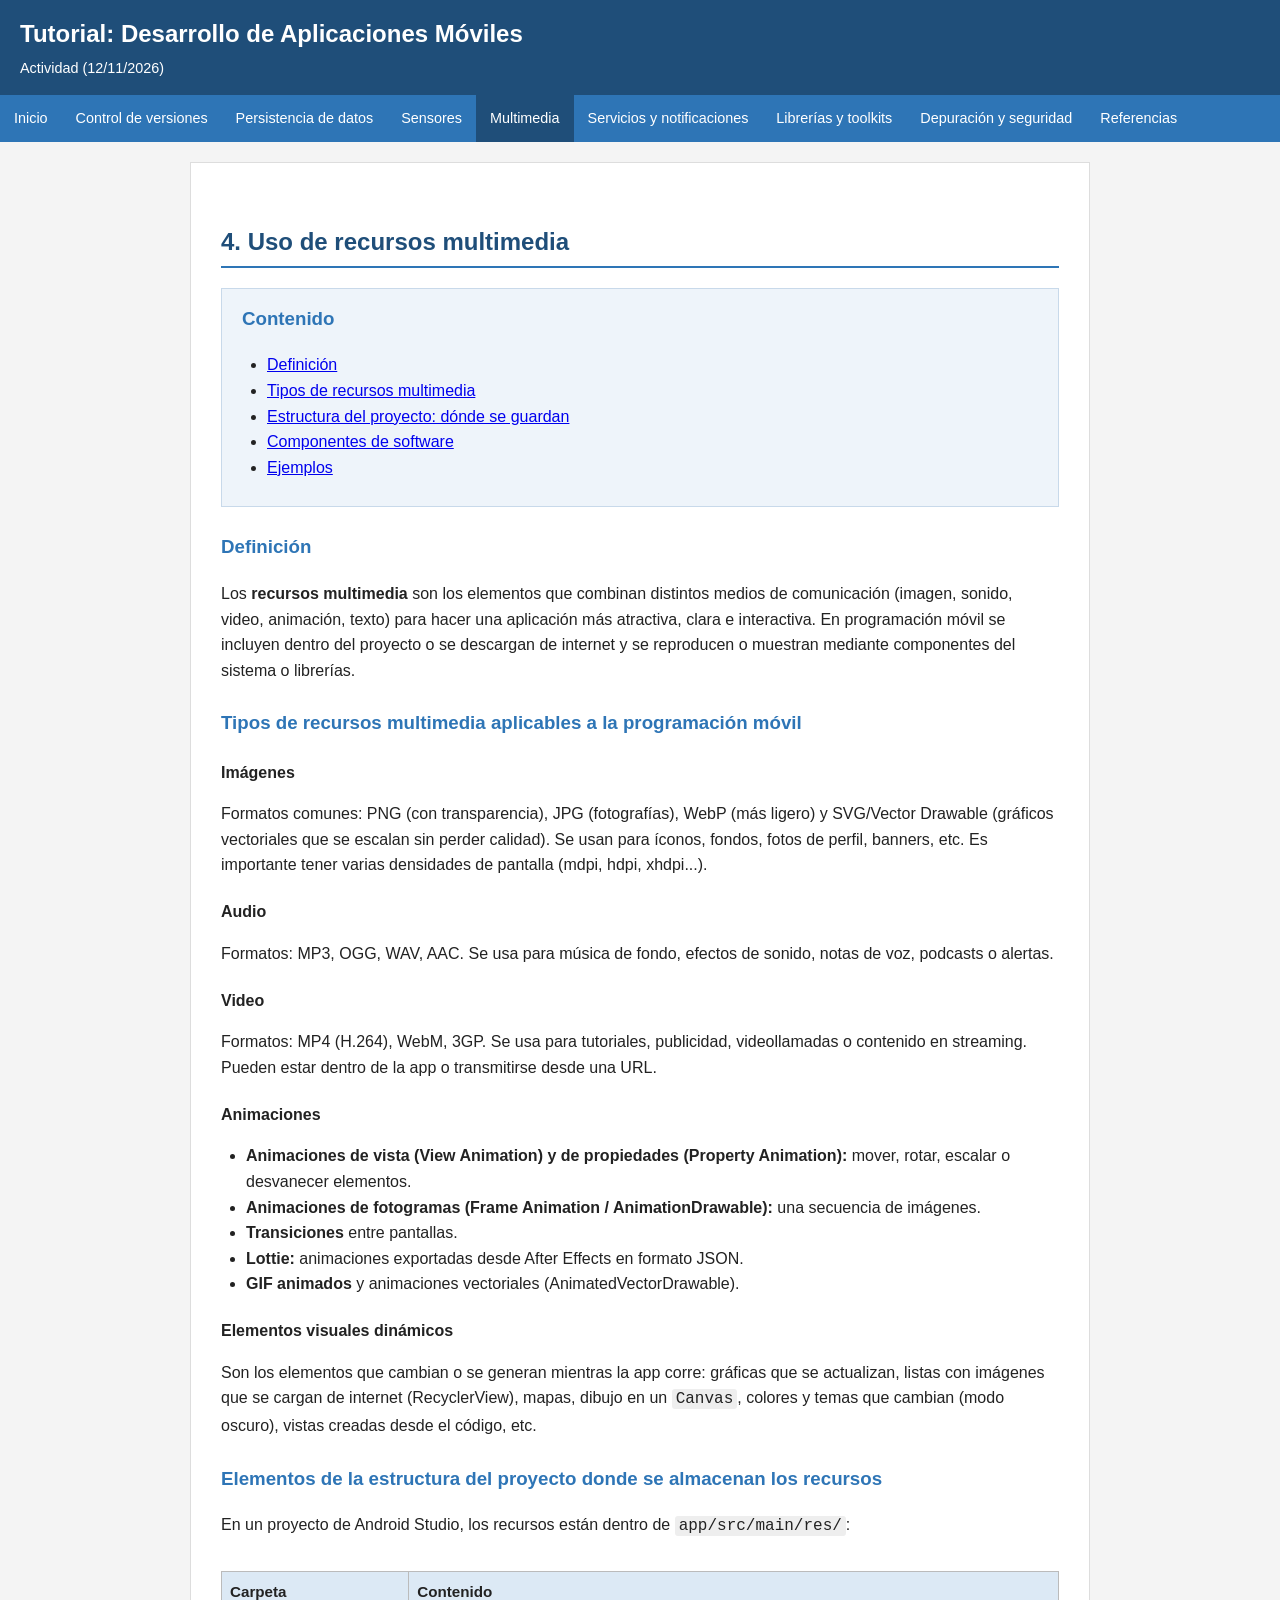
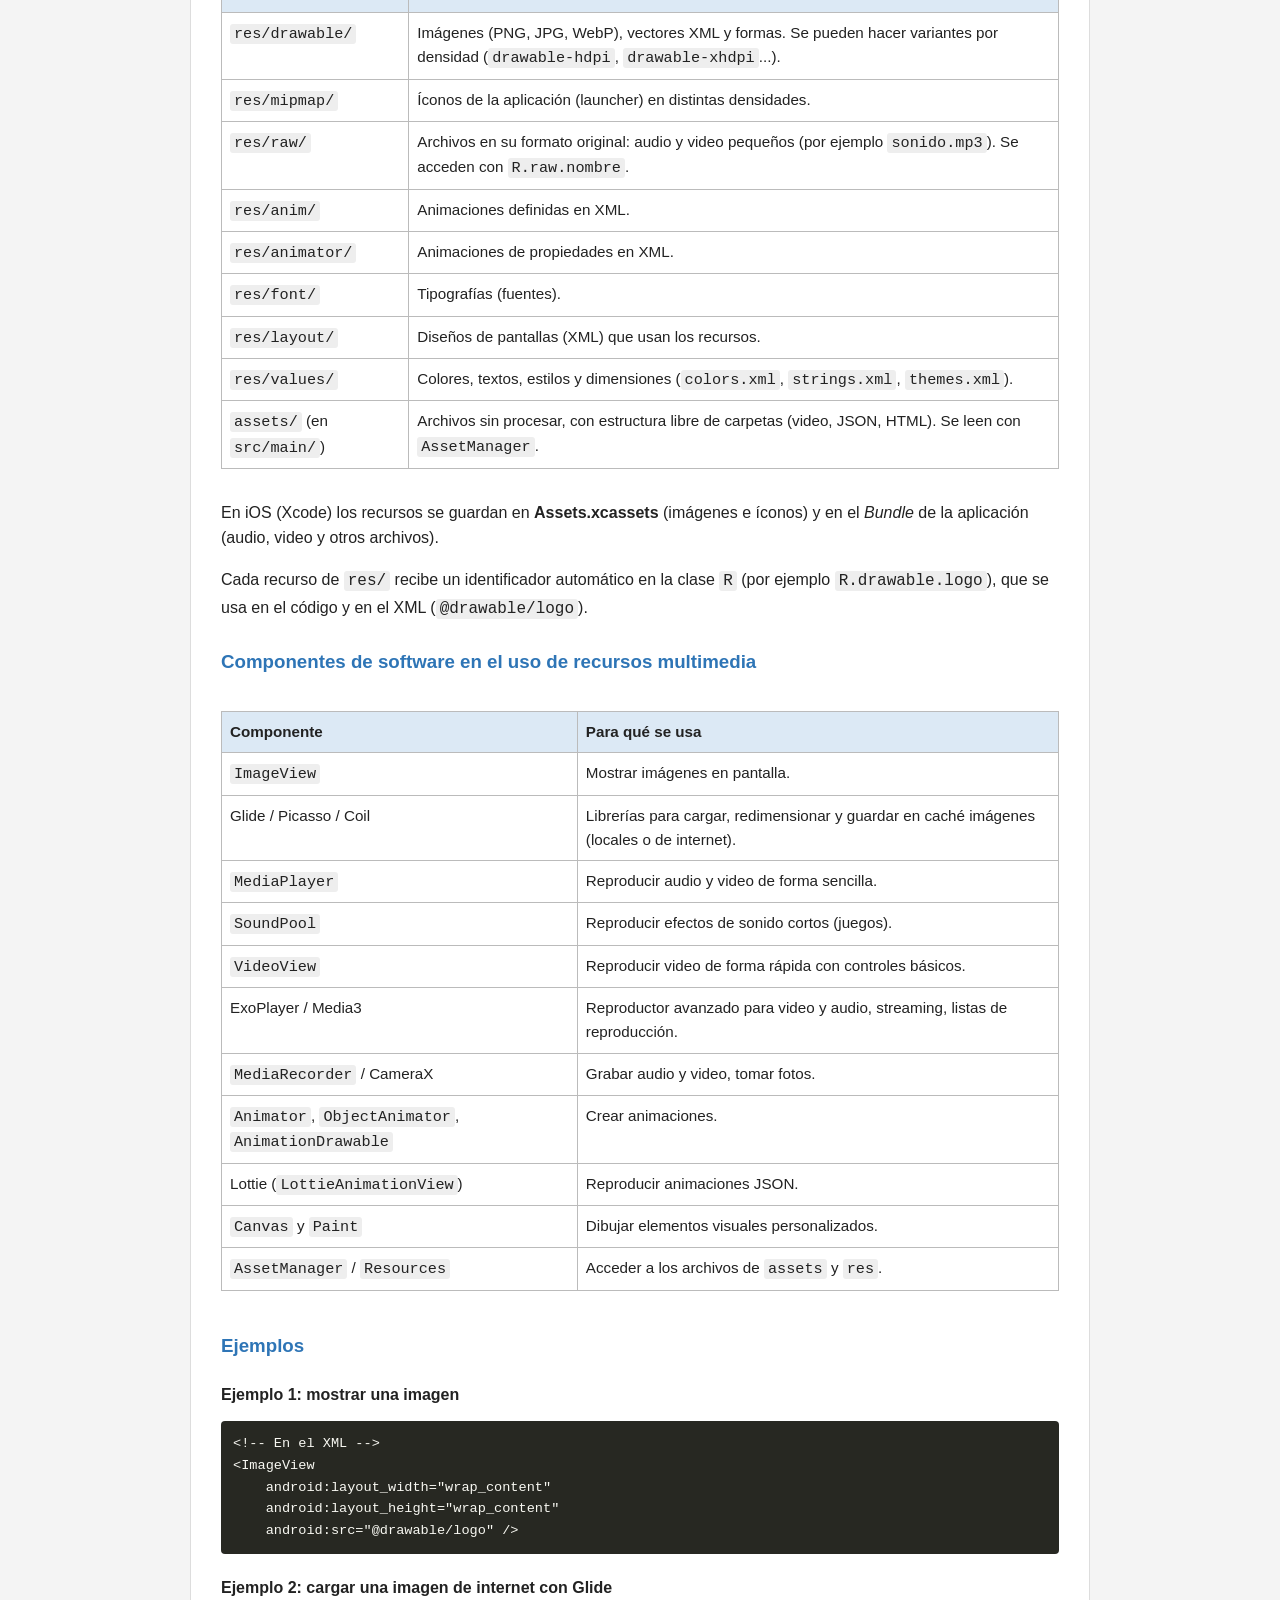
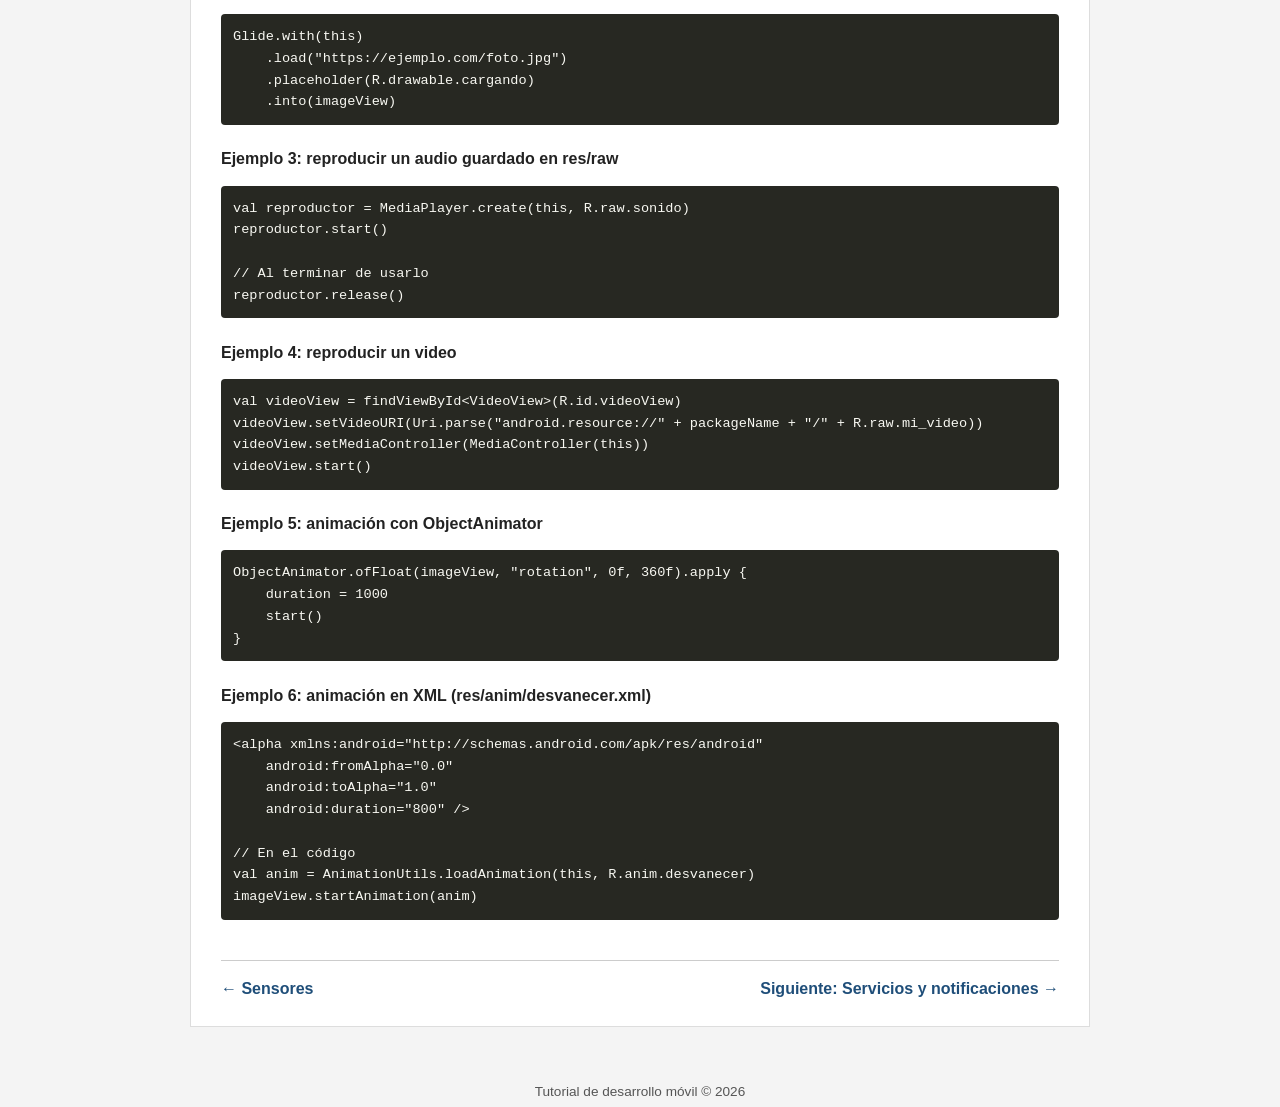
<file: multimedia.html>
<!DOCTYPE html>
<html lang="es">
<head>
  <meta charset="UTF-8">
  <meta name="viewport" content="width=device-width, initial-scale=1.0">
  <title>Recursos multimedia - Tutorial</title>
  <link rel="stylesheet" href="css/estilos.css">
</head>
<body>
  <header>
    <h1>Tutorial: Desarrollo de Aplicaciones Móviles</h1>
    <p>Actividad (12/11/2026)</p>
  </header>

  <nav>
    <button id="btn-menu">☰ Menú</button>
    <ul id="menu">
      <li><a href="index.html">Inicio</a></li>
      <li><a href="control-versiones.html">Control de versiones</a></li>
      <li><a href="persistencia.html">Persistencia de datos</a></li>
      <li><a href="sensores.html">Sensores</a></li>
      <li><a href="multimedia.html">Multimedia</a></li>
      <li><a href="servicios.html">Servicios y notificaciones</a></li>
      <li><a href="librerias.html">Librerías y toolkits</a></li>
      <li><a href="depuracion.html">Depuración y seguridad</a></li>
      <li><a href="referencias.html">Referencias</a></li>
    </ul>
  </nav>

  <main>
    <h2>4. Uso de recursos multimedia</h2>

    <div class="indice">
      <h3>Contenido</h3>
      <ul>
        <li><a href="#definicion">Definición</a></li>
        <li><a href="#tipos">Tipos de recursos multimedia</a></li>
        <li><a href="#estructura">Estructura del proyecto: dónde se guardan</a></li>
        <li><a href="#componentes">Componentes de software</a></li>
        <li><a href="#ejemplos">Ejemplos</a></li>
      </ul>
    </div>

    <h3 id="definicion">Definición</h3>
    <p>
      Los <strong>recursos multimedia</strong> son los elementos que combinan distintos medios de
      comunicación (imagen, sonido, video, animación, texto) para hacer una aplicación más atractiva,
      clara e interactiva. En programación móvil se incluyen dentro del proyecto o se descargan de
      internet y se reproducen o muestran mediante componentes del sistema o librerías.
    </p>

    <h3 id="tipos">Tipos de recursos multimedia aplicables a la programación móvil</h3>

    <h4>Imágenes</h4>
    <p>
      Formatos comunes: PNG (con transparencia), JPG (fotografías), WebP (más ligero) y SVG/Vector
      Drawable (gráficos vectoriales que se escalan sin perder calidad). Se usan para íconos, fondos,
      fotos de perfil, banners, etc. Es importante tener varias densidades de pantalla (mdpi, hdpi, xhdpi...).
    </p>

    <h4>Audio</h4>
    <p>
      Formatos: MP3, OGG, WAV, AAC. Se usa para música de fondo, efectos de sonido, notas de voz,
      podcasts o alertas.
    </p>

    <h4>Video</h4>
    <p>
      Formatos: MP4 (H.264), WebM, 3GP. Se usa para tutoriales, publicidad, videollamadas o contenido
      en streaming. Pueden estar dentro de la app o transmitirse desde una URL.
    </p>

    <h4>Animaciones</h4>
    <ul>
      <li><strong>Animaciones de vista (View Animation) y de propiedades (Property Animation):</strong> mover, rotar, escalar o desvanecer elementos.</li>
      <li><strong>Animaciones de fotogramas (Frame Animation / AnimationDrawable):</strong> una secuencia de imágenes.</li>
      <li><strong>Transiciones</strong> entre pantallas.</li>
      <li><strong>Lottie:</strong> animaciones exportadas desde After Effects en formato JSON.</li>
      <li><strong>GIF animados</strong> y animaciones vectoriales (AnimatedVectorDrawable).</li>
    </ul>

    <h4>Elementos visuales dinámicos</h4>
    <p>
      Son los elementos que cambian o se generan mientras la app corre: gráficas que se actualizan,
      listas con imágenes que se cargan de internet (RecyclerView), mapas, dibujo en un
      <code>Canvas</code>, colores y temas que cambian (modo oscuro), vistas creadas desde el código,
      etc.
    </p>

    <h3 id="estructura">Elementos de la estructura del proyecto donde se almacenan los recursos</h3>
    <p>En un proyecto de Android Studio, los recursos están dentro de <code>app/src/main/res/</code>:</p>

    <div class="tabla-scroll">
      <table>
        <tr>
          <th>Carpeta</th>
          <th>Contenido</th>
        </tr>
        <tr><td><code>res/drawable/</code></td><td>Imágenes (PNG, JPG, WebP), vectores XML y formas. Se pueden hacer variantes por densidad (<code>drawable-hdpi</code>, <code>drawable-xhdpi</code>...).</td></tr>
        <tr><td><code>res/mipmap/</code></td><td>Íconos de la aplicación (launcher) en distintas densidades.</td></tr>
        <tr><td><code>res/raw/</code></td><td>Archivos en su formato original: audio y video pequeños (por ejemplo <code>sonido.mp3</code>). Se acceden con <code>R.raw.nombre</code>.</td></tr>
        <tr><td><code>res/anim/</code></td><td>Animaciones definidas en XML.</td></tr>
        <tr><td><code>res/animator/</code></td><td>Animaciones de propiedades en XML.</td></tr>
        <tr><td><code>res/font/</code></td><td>Tipografías (fuentes).</td></tr>
        <tr><td><code>res/layout/</code></td><td>Diseños de pantallas (XML) que usan los recursos.</td></tr>
        <tr><td><code>res/values/</code></td><td>Colores, textos, estilos y dimensiones (<code>colors.xml</code>, <code>strings.xml</code>, <code>themes.xml</code>).</td></tr>
        <tr><td><code>assets/</code> (en <code>src/main/</code>)</td><td>Archivos sin procesar, con estructura libre de carpetas (video, JSON, HTML). Se leen con <code>AssetManager</code>.</td></tr>
      </table>
    </div>

    <p>
      En iOS (Xcode) los recursos se guardan en <strong>Assets.xcassets</strong> (imágenes e íconos) y
      en el <em>Bundle</em> de la aplicación (audio, video y otros archivos).
    </p>
    <p>
      Cada recurso de <code>res/</code> recibe un identificador automático en la clase <code>R</code>
      (por ejemplo <code>R.drawable.logo</code>), que se usa en el código y en el XML
      (<code>@drawable/logo</code>).
    </p>

    <h3 id="componentes">Componentes de software en el uso de recursos multimedia</h3>
    <div class="tabla-scroll">
      <table>
        <tr>
          <th>Componente</th>
          <th>Para qué se usa</th>
        </tr>
        <tr><td><code>ImageView</code></td><td>Mostrar imágenes en pantalla.</td></tr>
        <tr><td>Glide / Picasso / Coil</td><td>Librerías para cargar, redimensionar y guardar en caché imágenes (locales o de internet).</td></tr>
        <tr><td><code>MediaPlayer</code></td><td>Reproducir audio y video de forma sencilla.</td></tr>
        <tr><td><code>SoundPool</code></td><td>Reproducir efectos de sonido cortos (juegos).</td></tr>
        <tr><td><code>VideoView</code></td><td>Reproducir video de forma rápida con controles básicos.</td></tr>
        <tr><td>ExoPlayer / Media3</td><td>Reproductor avanzado para video y audio, streaming, listas de reproducción.</td></tr>
        <tr><td><code>MediaRecorder</code> / CameraX</td><td>Grabar audio y video, tomar fotos.</td></tr>
        <tr><td><code>Animator</code>, <code>ObjectAnimator</code>, <code>AnimationDrawable</code></td><td>Crear animaciones.</td></tr>
        <tr><td>Lottie (<code>LottieAnimationView</code>)</td><td>Reproducir animaciones JSON.</td></tr>
        <tr><td><code>Canvas</code> y <code>Paint</code></td><td>Dibujar elementos visuales personalizados.</td></tr>
        <tr><td><code>AssetManager</code> / <code>Resources</code></td><td>Acceder a los archivos de <code>assets</code> y <code>res</code>.</td></tr>
      </table>
    </div>

    <h3 id="ejemplos">Ejemplos</h3>

    <h4>Ejemplo 1: mostrar una imagen</h4>
<pre><code>&lt;!-- En el XML --&gt;
&lt;ImageView
    android:layout_width="wrap_content"
    android:layout_height="wrap_content"
    android:src="@drawable/logo" /&gt;</code></pre>

    <h4>Ejemplo 2: cargar una imagen de internet con Glide</h4>
<pre><code>Glide.with(this)
    .load("https://ejemplo.com/foto.jpg")
    .placeholder(R.drawable.cargando)
    .into(imageView)</code></pre>

    <h4>Ejemplo 3: reproducir un audio guardado en res/raw</h4>
<pre><code>val reproductor = MediaPlayer.create(this, R.raw.sonido)
reproductor.start()

// Al terminar de usarlo
reproductor.release()</code></pre>

    <h4>Ejemplo 4: reproducir un video</h4>
<pre><code>val videoView = findViewById&lt;VideoView&gt;(R.id.videoView)
videoView.setVideoURI(Uri.parse("android.resource://" + packageName + "/" + R.raw.mi_video))
videoView.setMediaController(MediaController(this))
videoView.start()</code></pre>

    <h4>Ejemplo 5: animación con ObjectAnimator</h4>
<pre><code>ObjectAnimator.ofFloat(imageView, "rotation", 0f, 360f).apply {
    duration = 1000
    start()
}</code></pre>

    <h4>Ejemplo 6: animación en XML (res/anim/desvanecer.xml)</h4>
<pre><code>&lt;alpha xmlns:android="http://schemas.android.com/apk/res/android"
    android:fromAlpha="0.0"
    android:toAlpha="1.0"
    android:duration="800" /&gt;

// En el código
val anim = AnimationUtils.loadAnimation(this, R.anim.desvanecer)
imageView.startAnimation(anim)</code></pre>

    <div class="navegacion-pie">
      <a href="sensores.html">← Sensores</a>
      <a href="servicios.html">Siguiente: Servicios y notificaciones →</a>
    </div>
  </main>

  <footer>
    <p>Tutorial de desarrollo móvil &copy; <span id="anio"></span></p>
  </footer>

  <button id="btn-subir" title="Subir">↑</button>
  <script src="js/script.js"></script>
</body>
</html>
</file>
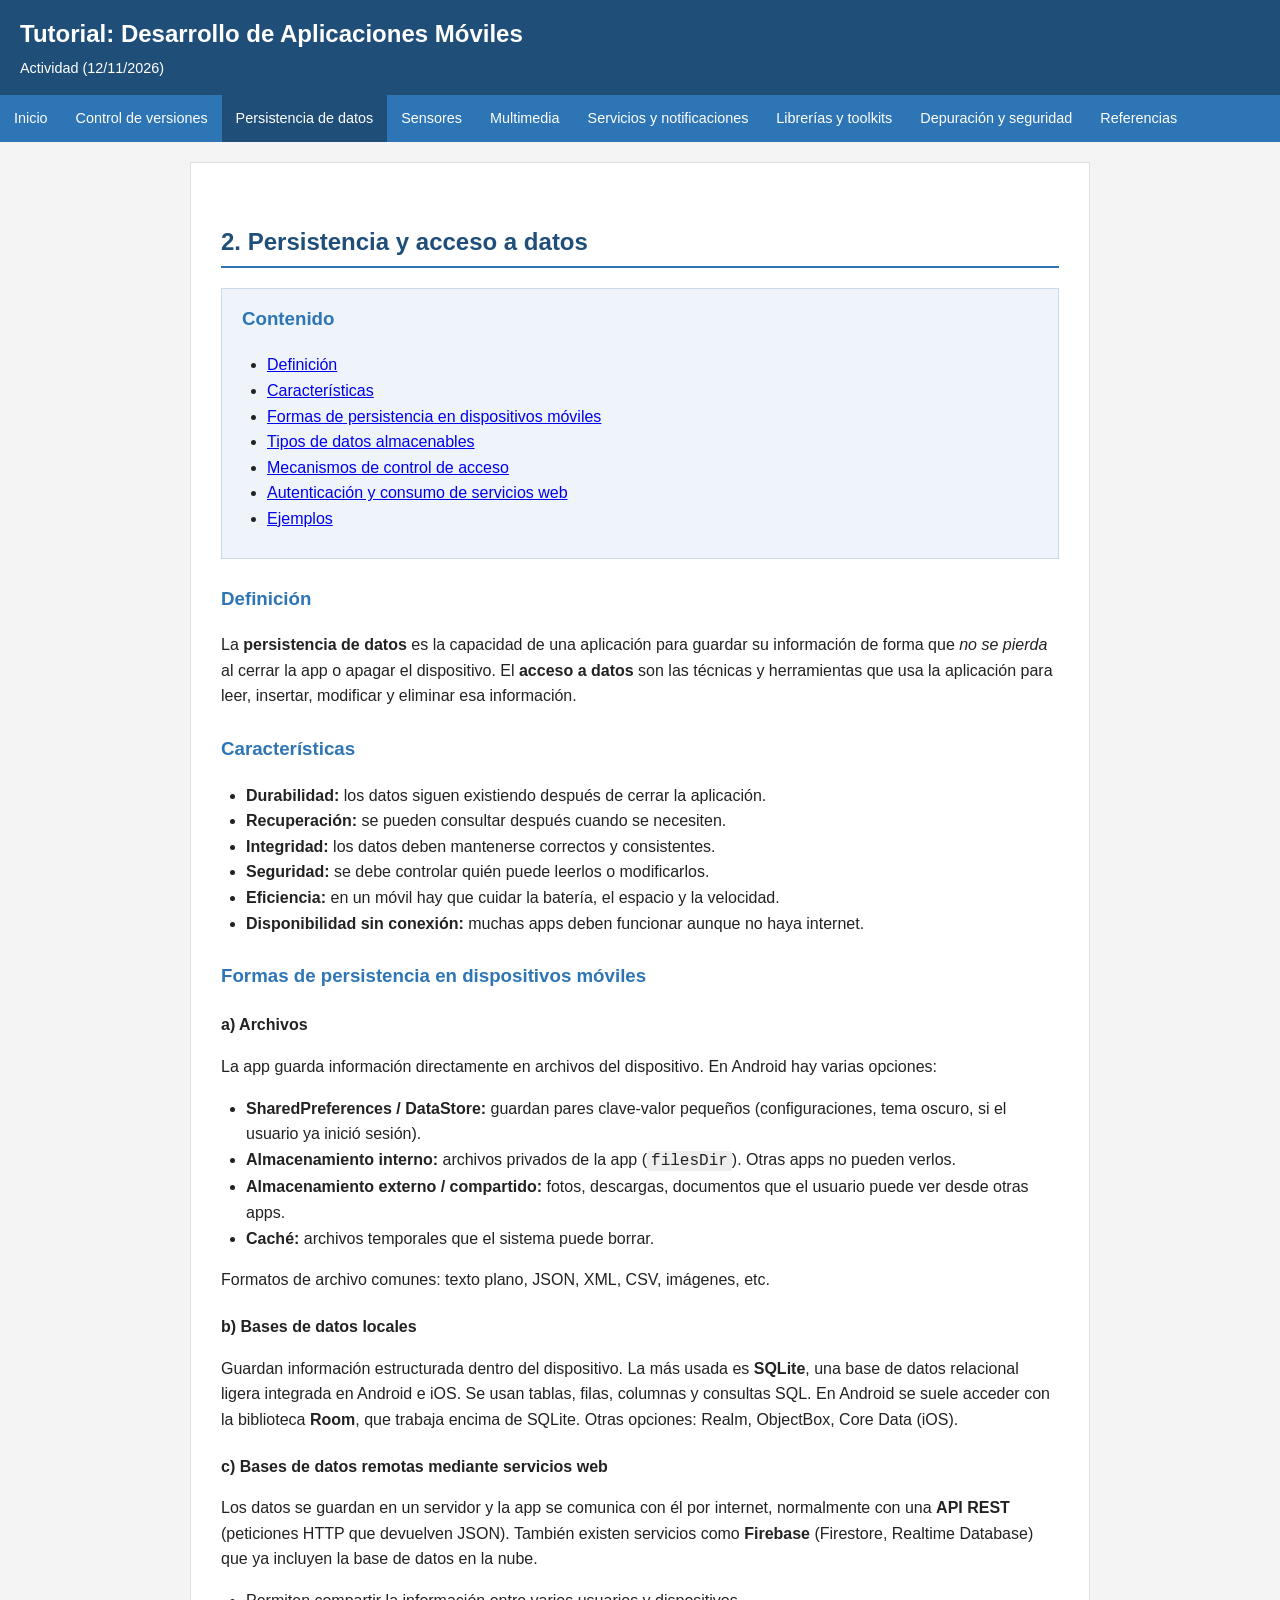
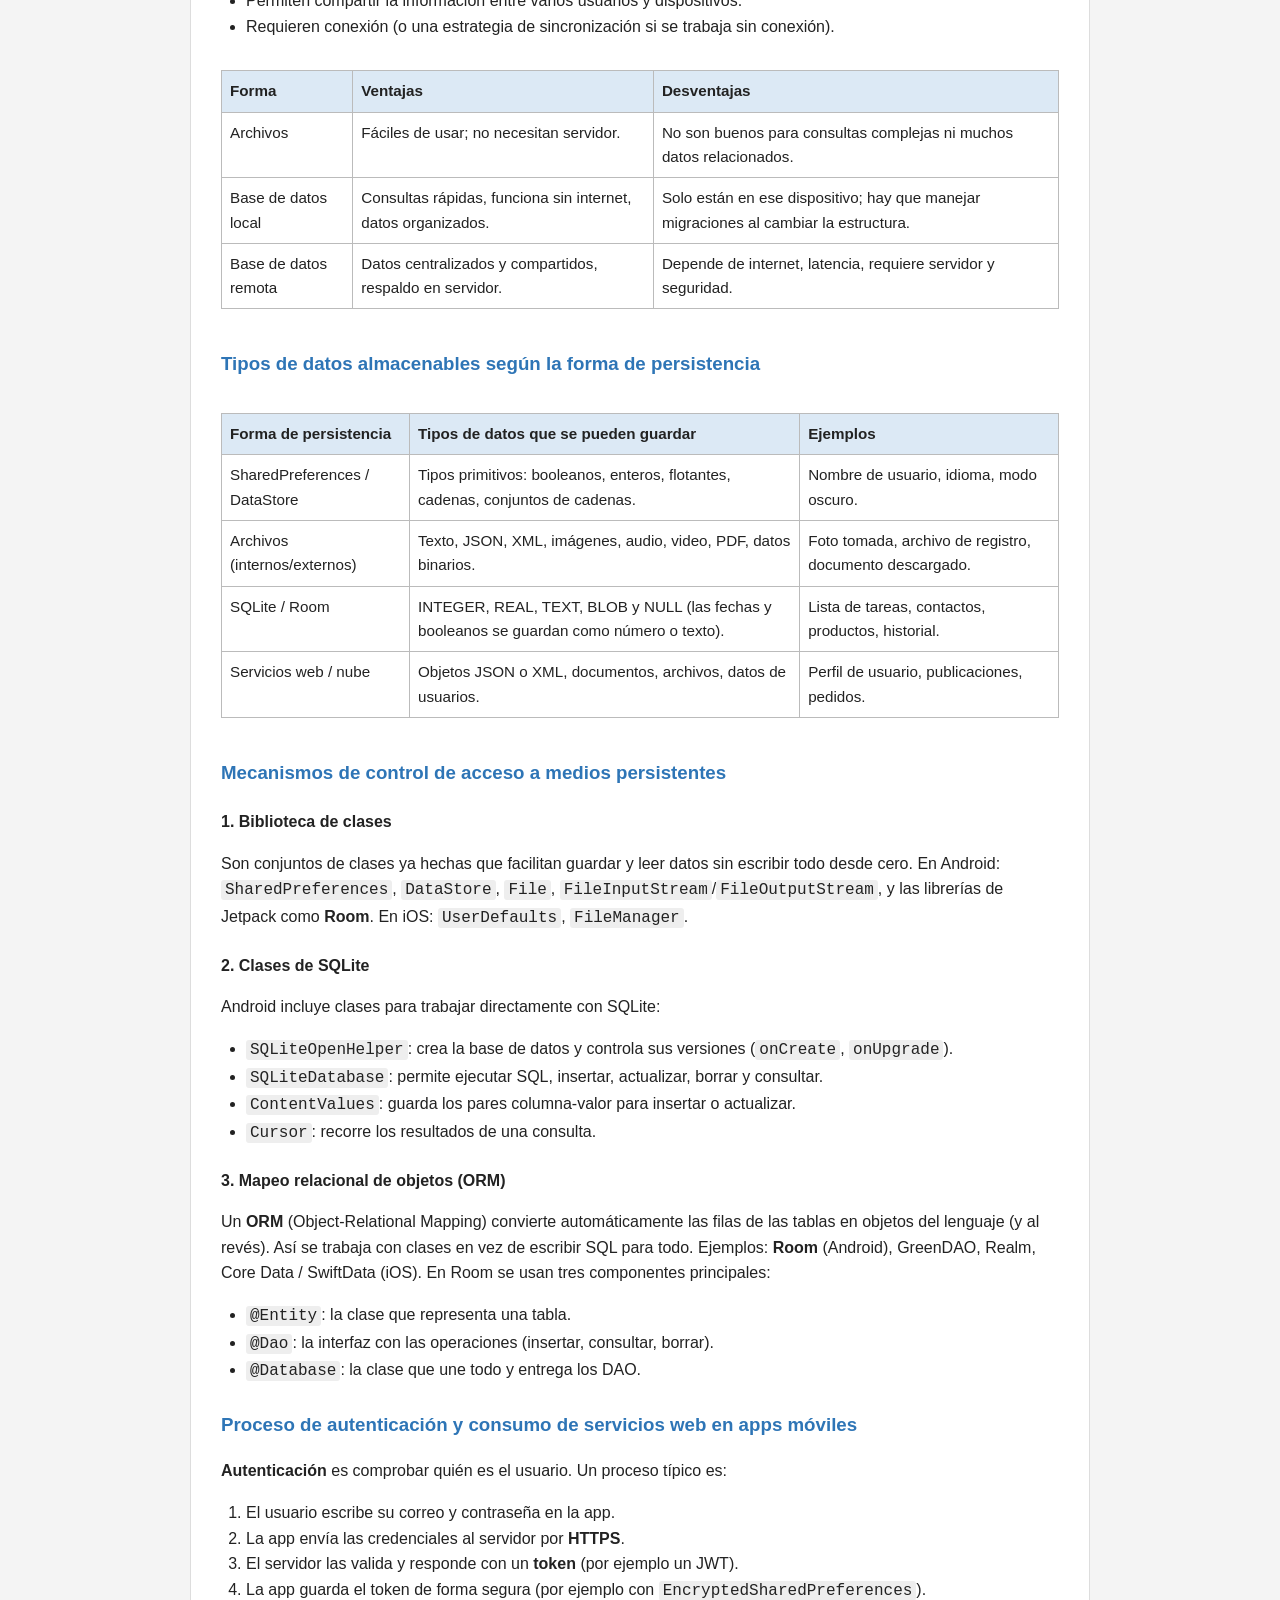
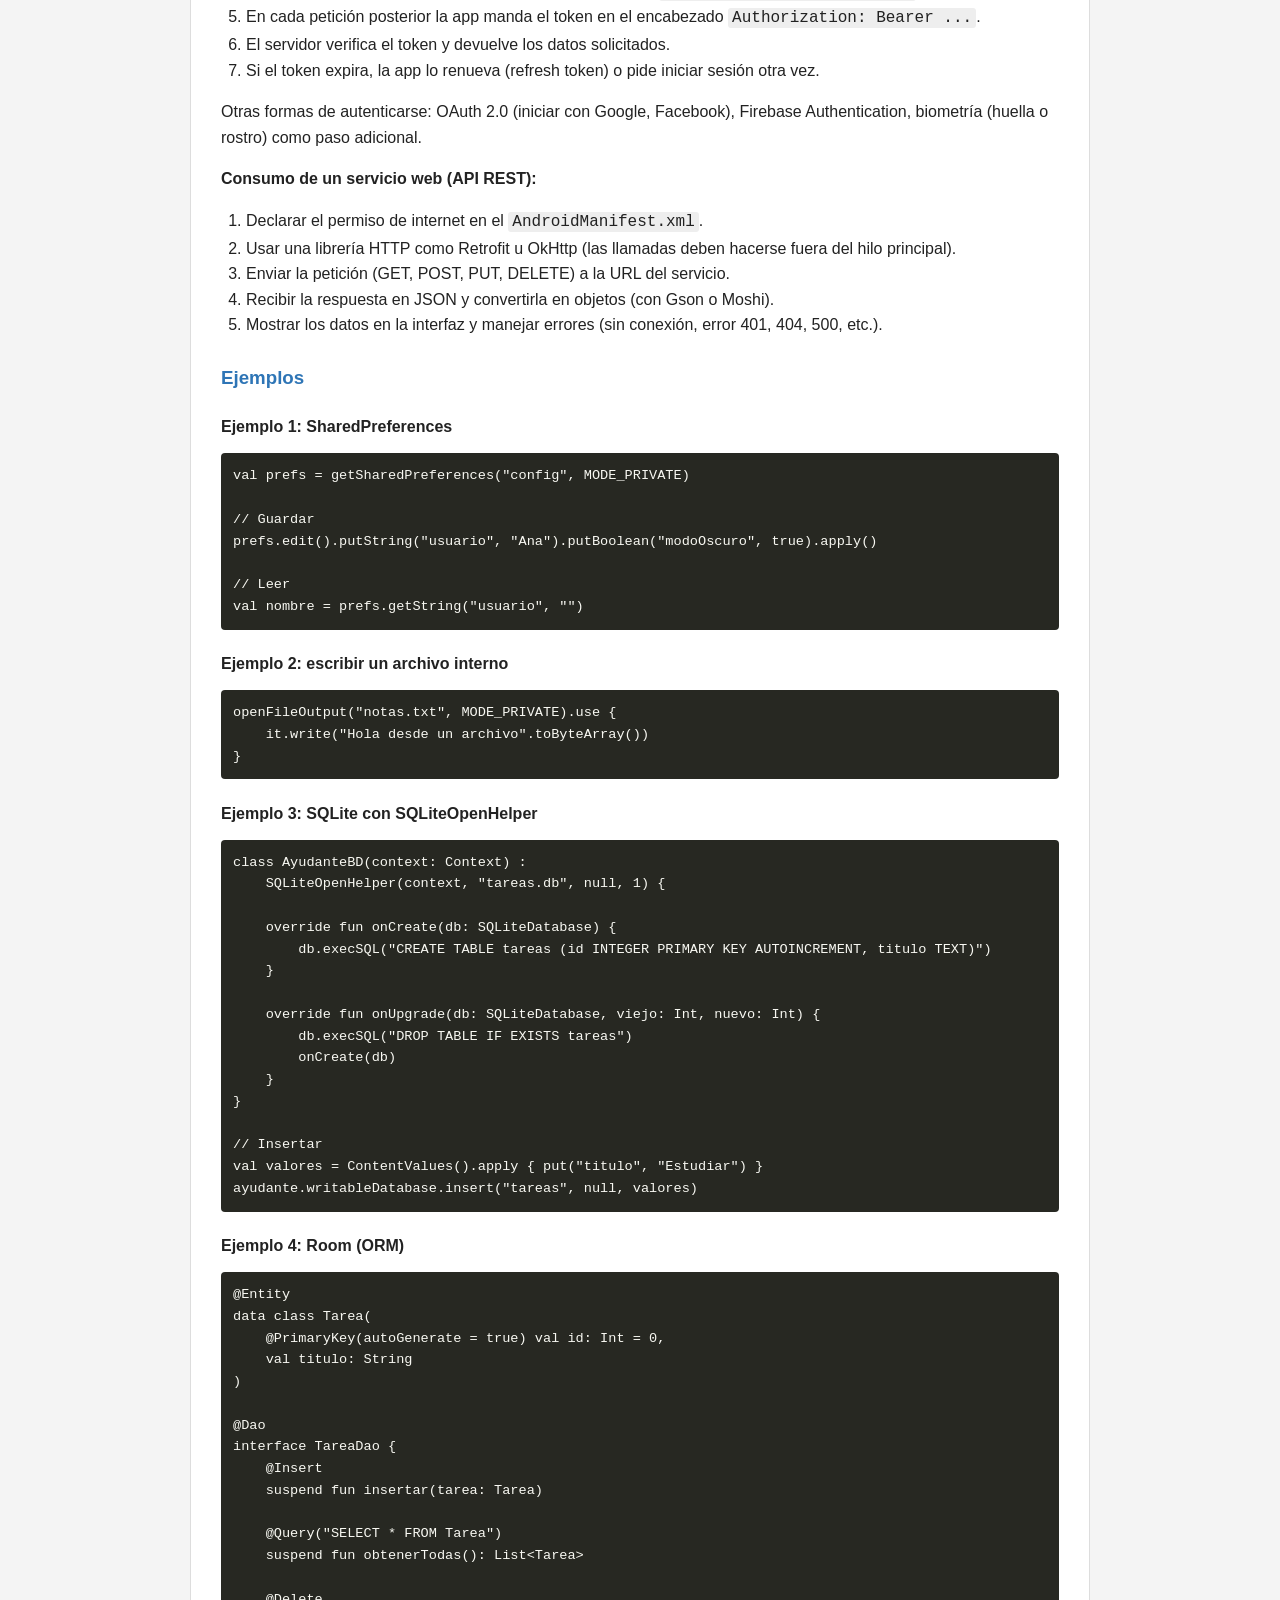
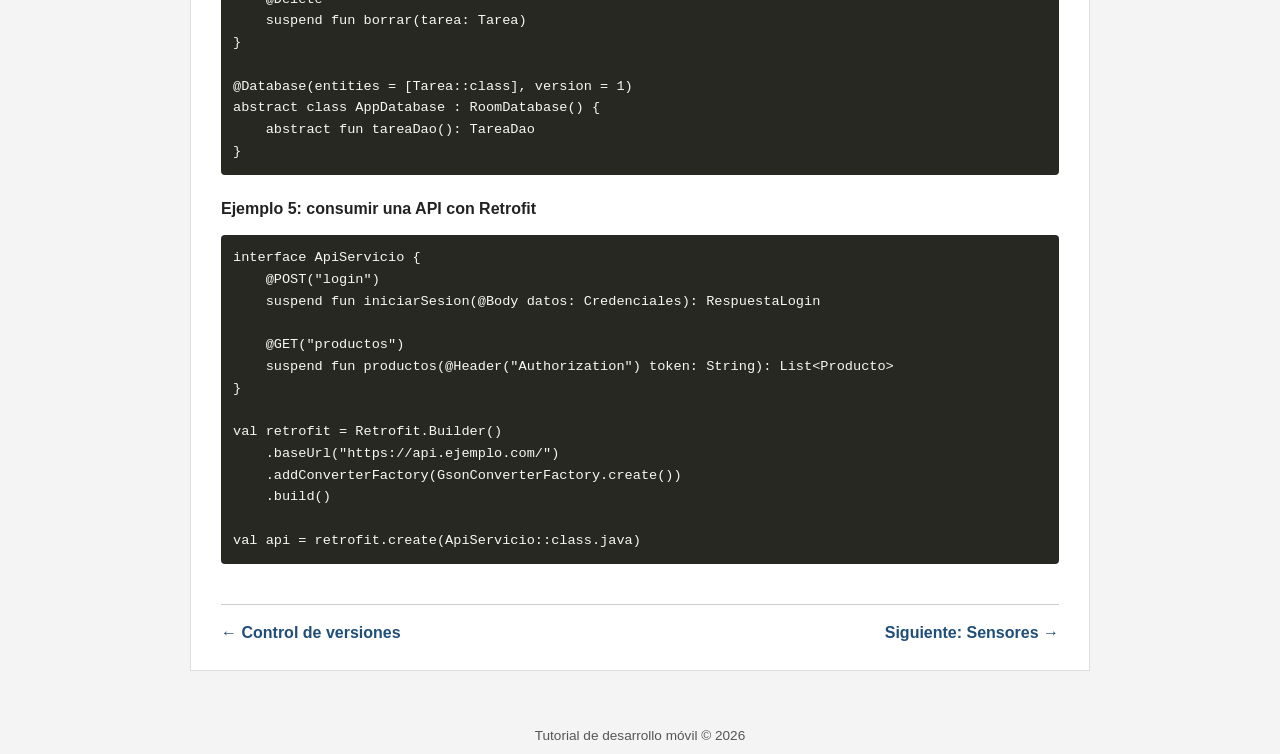
<file: persistencia.html>
<!DOCTYPE html>
<html lang="es">
<head>
  <meta charset="UTF-8">
  <meta name="viewport" content="width=device-width, initial-scale=1.0">
  <title>Persistencia y acceso a datos - Tutorial</title>
  <link rel="stylesheet" href="css/estilos.css">
</head>
<body>
  <header>
    <h1>Tutorial: Desarrollo de Aplicaciones Móviles</h1>
    <p>Actividad (12/11/2026)</p>
  </header>

  <nav>
    <button id="btn-menu">☰ Menú</button>
    <ul id="menu">
      <li><a href="index.html">Inicio</a></li>
      <li><a href="control-versiones.html">Control de versiones</a></li>
      <li><a href="persistencia.html">Persistencia de datos</a></li>
      <li><a href="sensores.html">Sensores</a></li>
      <li><a href="multimedia.html">Multimedia</a></li>
      <li><a href="servicios.html">Servicios y notificaciones</a></li>
      <li><a href="librerias.html">Librerías y toolkits</a></li>
      <li><a href="depuracion.html">Depuración y seguridad</a></li>
      <li><a href="referencias.html">Referencias</a></li>
    </ul>
  </nav>

  <main>
    <h2>2. Persistencia y acceso a datos</h2>

    <div class="indice">
      <h3>Contenido</h3>
      <ul>
        <li><a href="#definicion">Definición</a></li>
        <li><a href="#caracteristicas">Características</a></li>
        <li><a href="#formas">Formas de persistencia en dispositivos móviles</a></li>
        <li><a href="#tipos-datos">Tipos de datos almacenables</a></li>
        <li><a href="#acceso">Mecanismos de control de acceso</a></li>
        <li><a href="#autenticacion">Autenticación y consumo de servicios web</a></li>
        <li><a href="#ejemplos">Ejemplos</a></li>
      </ul>
    </div>

    <h3 id="definicion">Definición</h3>
    <p>
      La <strong>persistencia de datos</strong> es la capacidad de una aplicación para guardar su
      información de forma que <em>no se pierda</em> al cerrar la app o apagar el dispositivo.
      El <strong>acceso a datos</strong> son las técnicas y herramientas que usa la aplicación para
      leer, insertar, modificar y eliminar esa información.
    </p>

    <h3 id="caracteristicas">Características</h3>
    <ul>
      <li><strong>Durabilidad:</strong> los datos siguen existiendo después de cerrar la aplicación.</li>
      <li><strong>Recuperación:</strong> se pueden consultar después cuando se necesiten.</li>
      <li><strong>Integridad:</strong> los datos deben mantenerse correctos y consistentes.</li>
      <li><strong>Seguridad:</strong> se debe controlar quién puede leerlos o modificarlos.</li>
      <li><strong>Eficiencia:</strong> en un móvil hay que cuidar la batería, el espacio y la velocidad.</li>
      <li><strong>Disponibilidad sin conexión:</strong> muchas apps deben funcionar aunque no haya internet.</li>
    </ul>

    <h3 id="formas">Formas de persistencia en dispositivos móviles</h3>

    <h4>a) Archivos</h4>
    <p>La app guarda información directamente en archivos del dispositivo. En Android hay varias opciones:</p>
    <ul>
      <li><strong>SharedPreferences / DataStore:</strong> guardan pares clave-valor pequeños (configuraciones, tema oscuro, si el usuario ya inició sesión).</li>
      <li><strong>Almacenamiento interno:</strong> archivos privados de la app (<code>filesDir</code>). Otras apps no pueden verlos.</li>
      <li><strong>Almacenamiento externo / compartido:</strong> fotos, descargas, documentos que el usuario puede ver desde otras apps.</li>
      <li><strong>Caché:</strong> archivos temporales que el sistema puede borrar.</li>
    </ul>
    <p>Formatos de archivo comunes: texto plano, JSON, XML, CSV, imágenes, etc.</p>

    <h4>b) Bases de datos locales</h4>
    <p>
      Guardan información estructurada dentro del dispositivo. La más usada es <strong>SQLite</strong>,
      una base de datos relacional ligera integrada en Android e iOS. Se usan tablas, filas, columnas
      y consultas SQL. En Android se suele acceder con la biblioteca <strong>Room</strong>, que trabaja
      encima de SQLite. Otras opciones: Realm, ObjectBox, Core Data (iOS).
    </p>

    <h4>c) Bases de datos remotas mediante servicios web</h4>
    <p>
      Los datos se guardan en un servidor y la app se comunica con él por internet, normalmente con
      una <strong>API REST</strong> (peticiones HTTP que devuelven JSON). También existen servicios
      como <strong>Firebase</strong> (Firestore, Realtime Database) que ya incluyen la base de datos
      en la nube.
    </p>
    <ul>
      <li>Permiten compartir la información entre varios usuarios y dispositivos.</li>
      <li>Requieren conexión (o una estrategia de sincronización si se trabaja sin conexión).</li>
    </ul>

    <div class="tabla-scroll">
      <table>
        <tr>
          <th>Forma</th>
          <th>Ventajas</th>
          <th>Desventajas</th>
        </tr>
        <tr>
          <td>Archivos</td>
          <td>Fáciles de usar; no necesitan servidor.</td>
          <td>No son buenos para consultas complejas ni muchos datos relacionados.</td>
        </tr>
        <tr>
          <td>Base de datos local</td>
          <td>Consultas rápidas, funciona sin internet, datos organizados.</td>
          <td>Solo están en ese dispositivo; hay que manejar migraciones al cambiar la estructura.</td>
        </tr>
        <tr>
          <td>Base de datos remota</td>
          <td>Datos centralizados y compartidos, respaldo en servidor.</td>
          <td>Depende de internet, latencia, requiere servidor y seguridad.</td>
        </tr>
      </table>
    </div>

    <h3 id="tipos-datos">Tipos de datos almacenables según la forma de persistencia</h3>
    <div class="tabla-scroll">
      <table>
        <tr>
          <th>Forma de persistencia</th>
          <th>Tipos de datos que se pueden guardar</th>
          <th>Ejemplos</th>
        </tr>
        <tr>
          <td>SharedPreferences / DataStore</td>
          <td>Tipos primitivos: booleanos, enteros, flotantes, cadenas, conjuntos de cadenas.</td>
          <td>Nombre de usuario, idioma, modo oscuro.</td>
        </tr>
        <tr>
          <td>Archivos (internos/externos)</td>
          <td>Texto, JSON, XML, imágenes, audio, video, PDF, datos binarios.</td>
          <td>Foto tomada, archivo de registro, documento descargado.</td>
        </tr>
        <tr>
          <td>SQLite / Room</td>
          <td>INTEGER, REAL, TEXT, BLOB y NULL (las fechas y booleanos se guardan como número o texto).</td>
          <td>Lista de tareas, contactos, productos, historial.</td>
        </tr>
        <tr>
          <td>Servicios web / nube</td>
          <td>Objetos JSON o XML, documentos, archivos, datos de usuarios.</td>
          <td>Perfil de usuario, publicaciones, pedidos.</td>
        </tr>
      </table>
    </div>

    <h3 id="acceso">Mecanismos de control de acceso a medios persistentes</h3>

    <h4>1. Biblioteca de clases</h4>
    <p>
      Son conjuntos de clases ya hechas que facilitan guardar y leer datos sin escribir todo desde cero.
      En Android: <code>SharedPreferences</code>, <code>DataStore</code>, <code>File</code>,
      <code>FileInputStream</code>/<code>FileOutputStream</code>, y las librerías de Jetpack como
      <strong>Room</strong>. En iOS: <code>UserDefaults</code>, <code>FileManager</code>.
    </p>

    <h4>2. Clases de SQLite</h4>
    <p>Android incluye clases para trabajar directamente con SQLite:</p>
    <ul>
      <li><code>SQLiteOpenHelper</code>: crea la base de datos y controla sus versiones (<code>onCreate</code>, <code>onUpgrade</code>).</li>
      <li><code>SQLiteDatabase</code>: permite ejecutar SQL, insertar, actualizar, borrar y consultar.</li>
      <li><code>ContentValues</code>: guarda los pares columna-valor para insertar o actualizar.</li>
      <li><code>Cursor</code>: recorre los resultados de una consulta.</li>
    </ul>

    <h4>3. Mapeo relacional de objetos (ORM)</h4>
    <p>
      Un <strong>ORM</strong> (Object-Relational Mapping) convierte automáticamente las filas de las
      tablas en objetos del lenguaje (y al revés). Así se trabaja con clases en vez de escribir SQL
      para todo. Ejemplos: <strong>Room</strong> (Android), GreenDAO, Realm, Core Data / SwiftData (iOS).
      En Room se usan tres componentes principales:
    </p>
    <ul>
      <li><code>@Entity</code>: la clase que representa una tabla.</li>
      <li><code>@Dao</code>: la interfaz con las operaciones (insertar, consultar, borrar).</li>
      <li><code>@Database</code>: la clase que une todo y entrega los DAO.</li>
    </ul>

    <h3 id="autenticacion">Proceso de autenticación y consumo de servicios web en apps móviles</h3>
    <p><strong>Autenticación</strong> es comprobar quién es el usuario. Un proceso típico es:</p>
    <ol>
      <li>El usuario escribe su correo y contraseña en la app.</li>
      <li>La app envía las credenciales al servidor por <strong>HTTPS</strong>.</li>
      <li>El servidor las valida y responde con un <strong>token</strong> (por ejemplo un JWT).</li>
      <li>La app guarda el token de forma segura (por ejemplo con <code>EncryptedSharedPreferences</code>).</li>
      <li>En cada petición posterior la app manda el token en el encabezado <code>Authorization: Bearer ...</code>.</li>
      <li>El servidor verifica el token y devuelve los datos solicitados.</li>
      <li>Si el token expira, la app lo renueva (refresh token) o pide iniciar sesión otra vez.</li>
    </ol>
    <p>Otras formas de autenticarse: OAuth 2.0 (iniciar con Google, Facebook), Firebase Authentication, biometría (huella o rostro) como paso adicional.</p>

    <p><strong>Consumo de un servicio web (API REST):</strong></p>
    <ol>
      <li>Declarar el permiso de internet en el <code>AndroidManifest.xml</code>.</li>
      <li>Usar una librería HTTP como Retrofit u OkHttp (las llamadas deben hacerse fuera del hilo principal).</li>
      <li>Enviar la petición (GET, POST, PUT, DELETE) a la URL del servicio.</li>
      <li>Recibir la respuesta en JSON y convertirla en objetos (con Gson o Moshi).</li>
      <li>Mostrar los datos en la interfaz y manejar errores (sin conexión, error 401, 404, 500, etc.).</li>
    </ol>

    <h3 id="ejemplos">Ejemplos</h3>

    <h4>Ejemplo 1: SharedPreferences</h4>
<pre><code>val prefs = getSharedPreferences("config", MODE_PRIVATE)

// Guardar
prefs.edit().putString("usuario", "Ana").putBoolean("modoOscuro", true).apply()

// Leer
val nombre = prefs.getString("usuario", "")</code></pre>

    <h4>Ejemplo 2: escribir un archivo interno</h4>
<pre><code>openFileOutput("notas.txt", MODE_PRIVATE).use {
    it.write("Hola desde un archivo".toByteArray())
}</code></pre>

    <h4>Ejemplo 3: SQLite con SQLiteOpenHelper</h4>
<pre><code>class AyudanteBD(context: Context) :
    SQLiteOpenHelper(context, "tareas.db", null, 1) {

    override fun onCreate(db: SQLiteDatabase) {
        db.execSQL("CREATE TABLE tareas (id INTEGER PRIMARY KEY AUTOINCREMENT, titulo TEXT)")
    }

    override fun onUpgrade(db: SQLiteDatabase, viejo: Int, nuevo: Int) {
        db.execSQL("DROP TABLE IF EXISTS tareas")
        onCreate(db)
    }
}

// Insertar
val valores = ContentValues().apply { put("titulo", "Estudiar") }
ayudante.writableDatabase.insert("tareas", null, valores)</code></pre>

    <h4>Ejemplo 4: Room (ORM)</h4>
<pre><code>@Entity
data class Tarea(
    @PrimaryKey(autoGenerate = true) val id: Int = 0,
    val titulo: String
)

@Dao
interface TareaDao {
    @Insert
    suspend fun insertar(tarea: Tarea)

    @Query("SELECT * FROM Tarea")
    suspend fun obtenerTodas(): List&lt;Tarea&gt;

    @Delete
    suspend fun borrar(tarea: Tarea)
}

@Database(entities = [Tarea::class], version = 1)
abstract class AppDatabase : RoomDatabase() {
    abstract fun tareaDao(): TareaDao
}</code></pre>

    <h4>Ejemplo 5: consumir una API con Retrofit</h4>
<pre><code>interface ApiServicio {
    @POST("login")
    suspend fun iniciarSesion(@Body datos: Credenciales): RespuestaLogin

    @GET("productos")
    suspend fun productos(@Header("Authorization") token: String): List&lt;Producto&gt;
}

val retrofit = Retrofit.Builder()
    .baseUrl("https://api.ejemplo.com/")
    .addConverterFactory(GsonConverterFactory.create())
    .build()

val api = retrofit.create(ApiServicio::class.java)</code></pre>

    <div class="navegacion-pie">
      <a href="control-versiones.html">← Control de versiones</a>
      <a href="sensores.html">Siguiente: Sensores →</a>
    </div>
  </main>

  <footer>
    <p>Tutorial de desarrollo móvil &copy; <span id="anio"></span></p>
  </footer>

  <button id="btn-subir" title="Subir">↑</button>
  <script src="js/script.js"></script>
</body>
</html>
</file>
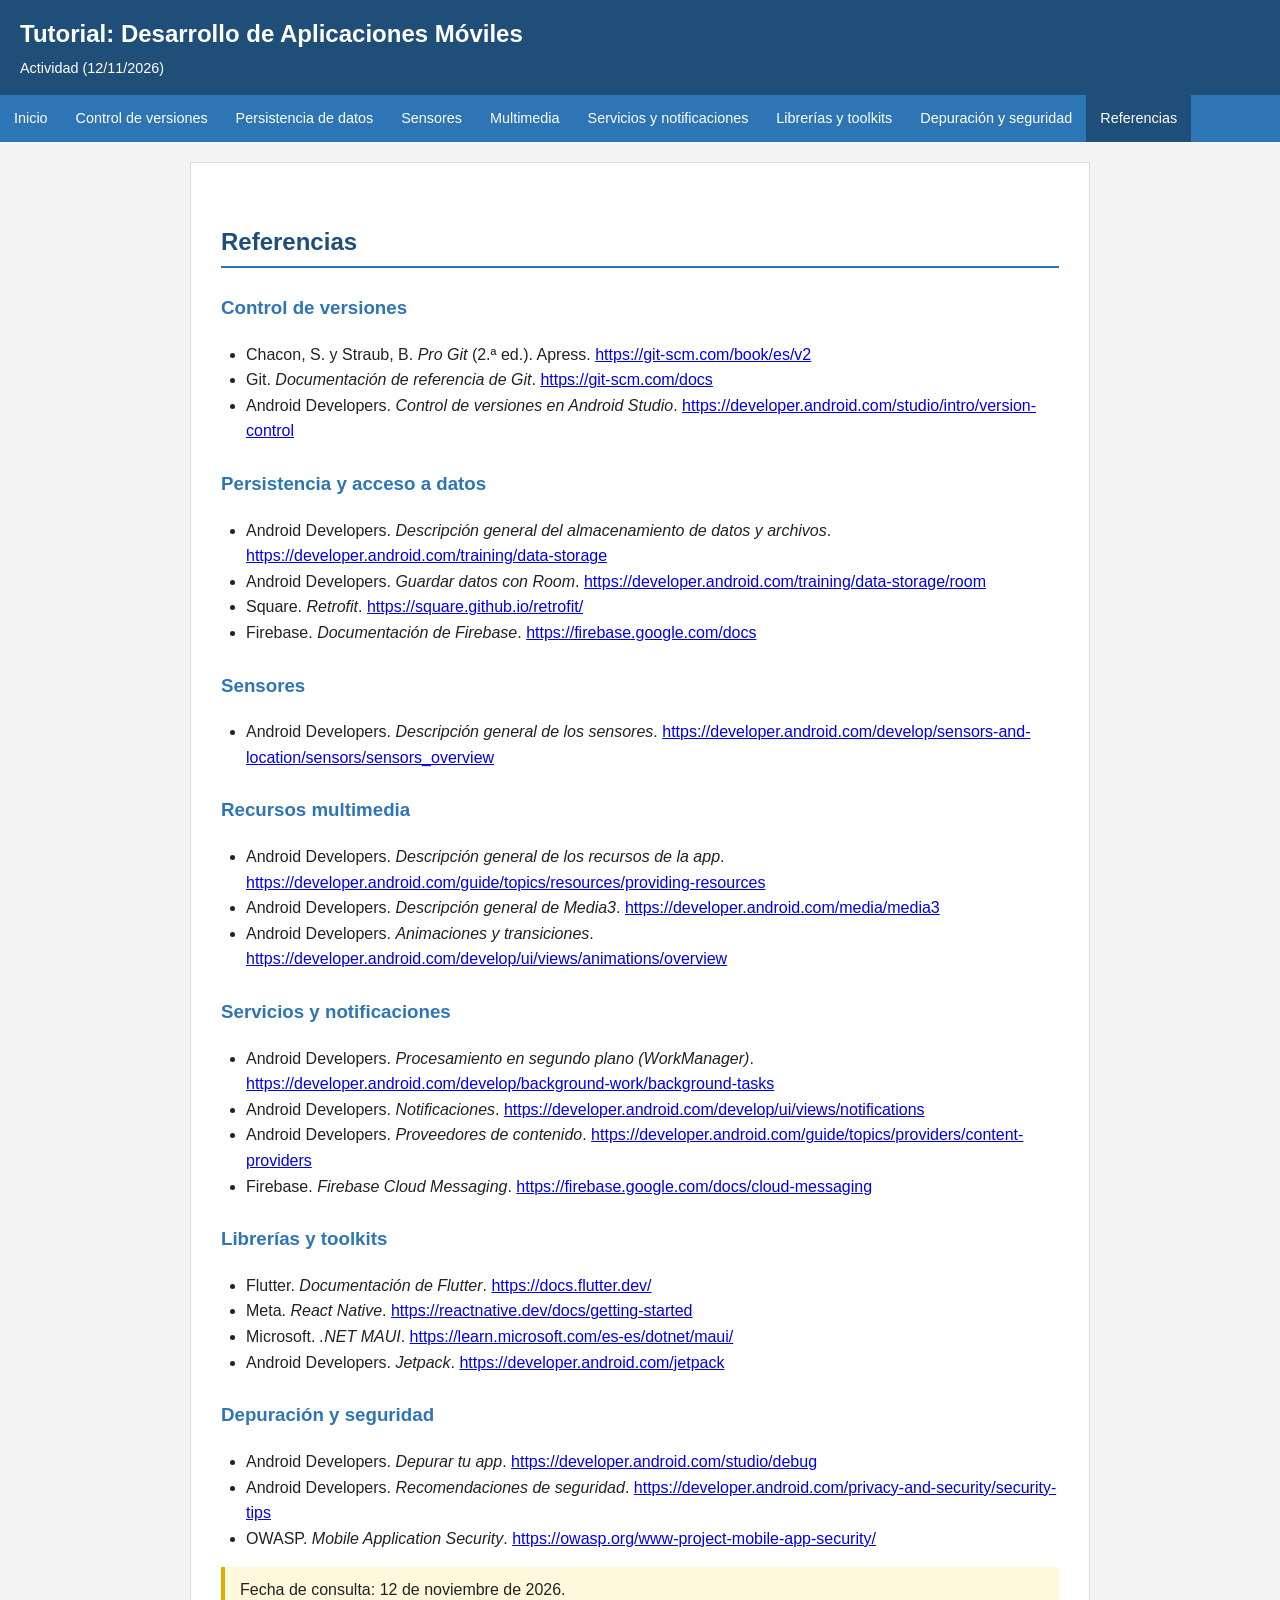
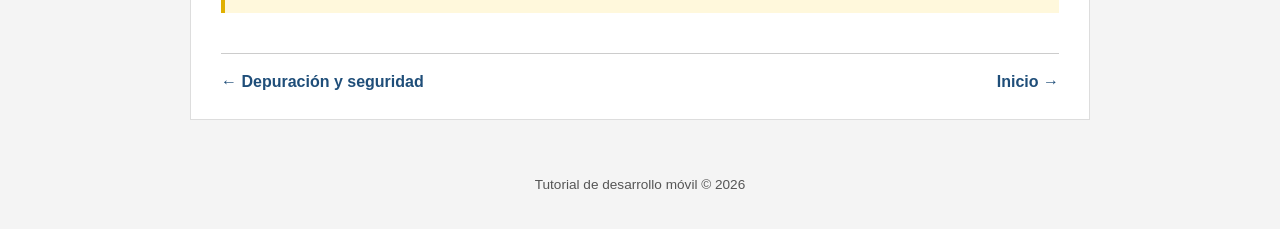
<file: referencias.html>
<!DOCTYPE html>
<html lang="es">
<head>
  <meta charset="UTF-8">
  <meta name="viewport" content="width=device-width, initial-scale=1.0">
  <title>Referencias - Tutorial</title>
  <link rel="stylesheet" href="css/estilos.css">
</head>
<body>
  <header>
    <h1>Tutorial: Desarrollo de Aplicaciones Móviles</h1>
    <p>Actividad (12/11/2026)</p>
  </header>

  <nav>
    <button id="btn-menu">☰ Menú</button>
    <ul id="menu">
      <li><a href="index.html">Inicio</a></li>
      <li><a href="control-versiones.html">Control de versiones</a></li>
      <li><a href="persistencia.html">Persistencia de datos</a></li>
      <li><a href="sensores.html">Sensores</a></li>
      <li><a href="multimedia.html">Multimedia</a></li>
      <li><a href="servicios.html">Servicios y notificaciones</a></li>
      <li><a href="librerias.html">Librerías y toolkits</a></li>
      <li><a href="depuracion.html">Depuración y seguridad</a></li>
      <li><a href="referencias.html">Referencias</a></li>
    </ul>
  </nav>

  <main>
    <h2>Referencias</h2>

    <h3>Control de versiones</h3>
    <ul>
      <li>Chacon, S. y Straub, B. <em>Pro Git</em> (2.ª ed.). Apress. <a href="https://git-scm.com/book/es/v2" target="_blank">https://git-scm.com/book/es/v2</a></li>
      <li>Git. <em>Documentación de referencia de Git</em>. <a href="https://git-scm.com/docs" target="_blank">https://git-scm.com/docs</a></li>
      <li>Android Developers. <em>Control de versiones en Android Studio</em>. <a href="https://developer.android.com/studio/intro/version-control" target="_blank">https://developer.android.com/studio/intro/version-control</a></li>
    </ul>

    <h3>Persistencia y acceso a datos</h3>
    <ul>
      <li>Android Developers. <em>Descripción general del almacenamiento de datos y archivos</em>. <a href="https://developer.android.com/training/data-storage" target="_blank">https://developer.android.com/training/data-storage</a></li>
      <li>Android Developers. <em>Guardar datos con Room</em>. <a href="https://developer.android.com/training/data-storage/room" target="_blank">https://developer.android.com/training/data-storage/room</a></li>
      <li>Square. <em>Retrofit</em>. <a href="https://square.github.io/retrofit/" target="_blank">https://square.github.io/retrofit/</a></li>
      <li>Firebase. <em>Documentación de Firebase</em>. <a href="https://firebase.google.com/docs" target="_blank">https://firebase.google.com/docs</a></li>
    </ul>

    <h3>Sensores</h3>
    <ul>
      <li>Android Developers. <em>Descripción general de los sensores</em>. <a href="https://developer.android.com/develop/sensors-and-location/sensors/sensors_overview" target="_blank">https://developer.android.com/develop/sensors-and-location/sensors/sensors_overview</a></li>
    </ul>

    <h3>Recursos multimedia</h3>
    <ul>
      <li>Android Developers. <em>Descripción general de los recursos de la app</em>. <a href="https://developer.android.com/guide/topics/resources/providing-resources" target="_blank">https://developer.android.com/guide/topics/resources/providing-resources</a></li>
      <li>Android Developers. <em>Descripción general de Media3</em>. <a href="https://developer.android.com/media/media3" target="_blank">https://developer.android.com/media/media3</a></li>
      <li>Android Developers. <em>Animaciones y transiciones</em>. <a href="https://developer.android.com/develop/ui/views/animations/overview" target="_blank">https://developer.android.com/develop/ui/views/animations/overview</a></li>
    </ul>

    <h3>Servicios y notificaciones</h3>
    <ul>
      <li>Android Developers. <em>Procesamiento en segundo plano (WorkManager)</em>. <a href="https://developer.android.com/develop/background-work/background-tasks" target="_blank">https://developer.android.com/develop/background-work/background-tasks</a></li>
      <li>Android Developers. <em>Notificaciones</em>. <a href="https://developer.android.com/develop/ui/views/notifications" target="_blank">https://developer.android.com/develop/ui/views/notifications</a></li>
      <li>Android Developers. <em>Proveedores de contenido</em>. <a href="https://developer.android.com/guide/topics/providers/content-providers" target="_blank">https://developer.android.com/guide/topics/providers/content-providers</a></li>
      <li>Firebase. <em>Firebase Cloud Messaging</em>. <a href="https://firebase.google.com/docs/cloud-messaging" target="_blank">https://firebase.google.com/docs/cloud-messaging</a></li>
    </ul>

    <h3>Librerías y toolkits</h3>
    <ul>
      <li>Flutter. <em>Documentación de Flutter</em>. <a href="https://docs.flutter.dev/" target="_blank">https://docs.flutter.dev/</a></li>
      <li>Meta. <em>React Native</em>. <a href="https://reactnative.dev/docs/getting-started" target="_blank">https://reactnative.dev/docs/getting-started</a></li>
      <li>Microsoft. <em>.NET MAUI</em>. <a href="https://learn.microsoft.com/es-es/dotnet/maui/" target="_blank">https://learn.microsoft.com/es-es/dotnet/maui/</a></li>
      <li>Android Developers. <em>Jetpack</em>. <a href="https://developer.android.com/jetpack" target="_blank">https://developer.android.com/jetpack</a></li>
    </ul>

    <h3>Depuración y seguridad</h3>
    <ul>
      <li>Android Developers. <em>Depurar tu app</em>. <a href="https://developer.android.com/studio/debug" target="_blank">https://developer.android.com/studio/debug</a></li>
      <li>Android Developers. <em>Recomendaciones de seguridad</em>. <a href="https://developer.android.com/privacy-and-security/security-tips" target="_blank">https://developer.android.com/privacy-and-security/security-tips</a></li>
      <li>OWASP. <em>Mobile Application Security</em>. <a href="https://owasp.org/www-project-mobile-app-security/" target="_blank">https://owasp.org/www-project-mobile-app-security/</a></li>
    </ul>

    <div class="nota">
      Fecha de consulta: 12 de noviembre de 2026.
    </div>

    <div class="navegacion-pie">
      <a href="depuracion.html">← Depuración y seguridad</a>
      <a href="index.html">Inicio →</a>
    </div>
  </main>

  <footer>
    <p>Tutorial de desarrollo móvil &copy; <span id="anio"></span></p>
  </footer>

  <button id="btn-subir" title="Subir">↑</button>
  <script src="js/script.js"></script>
</body>
</html>
</file>
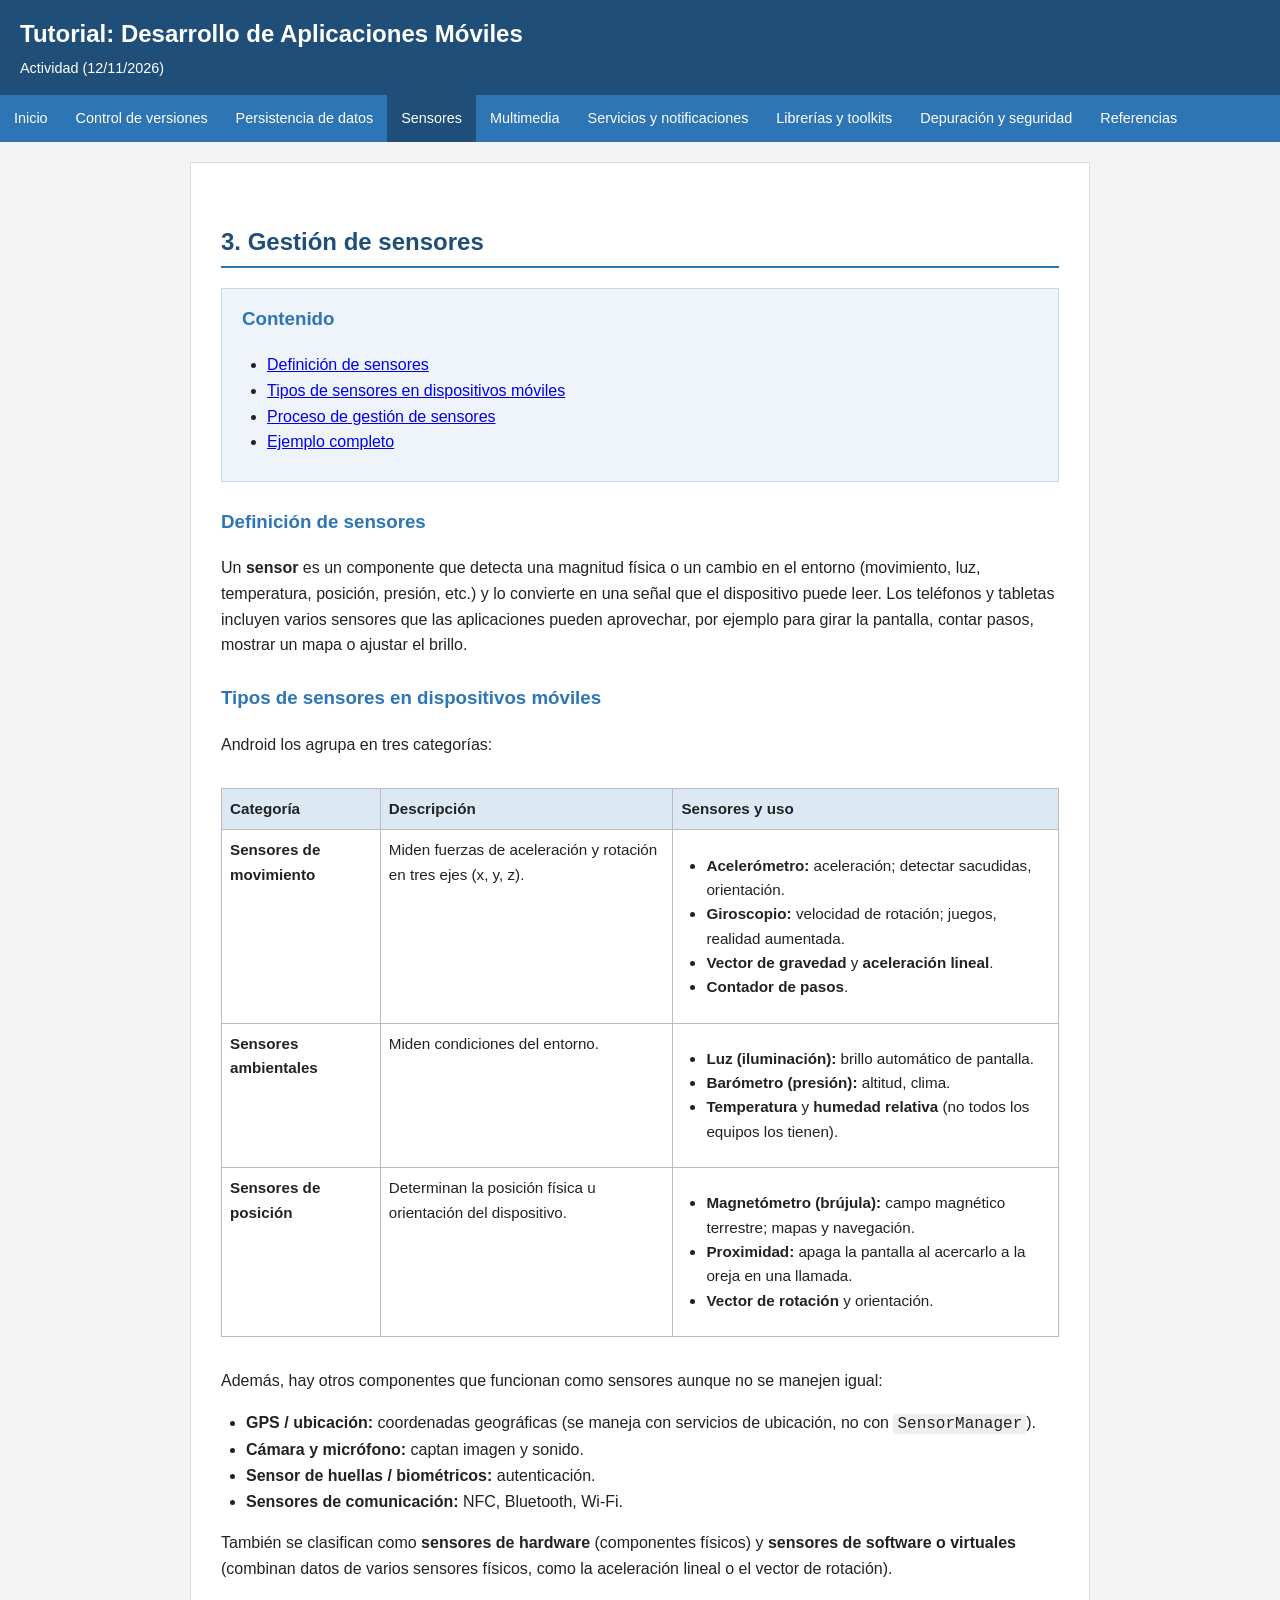
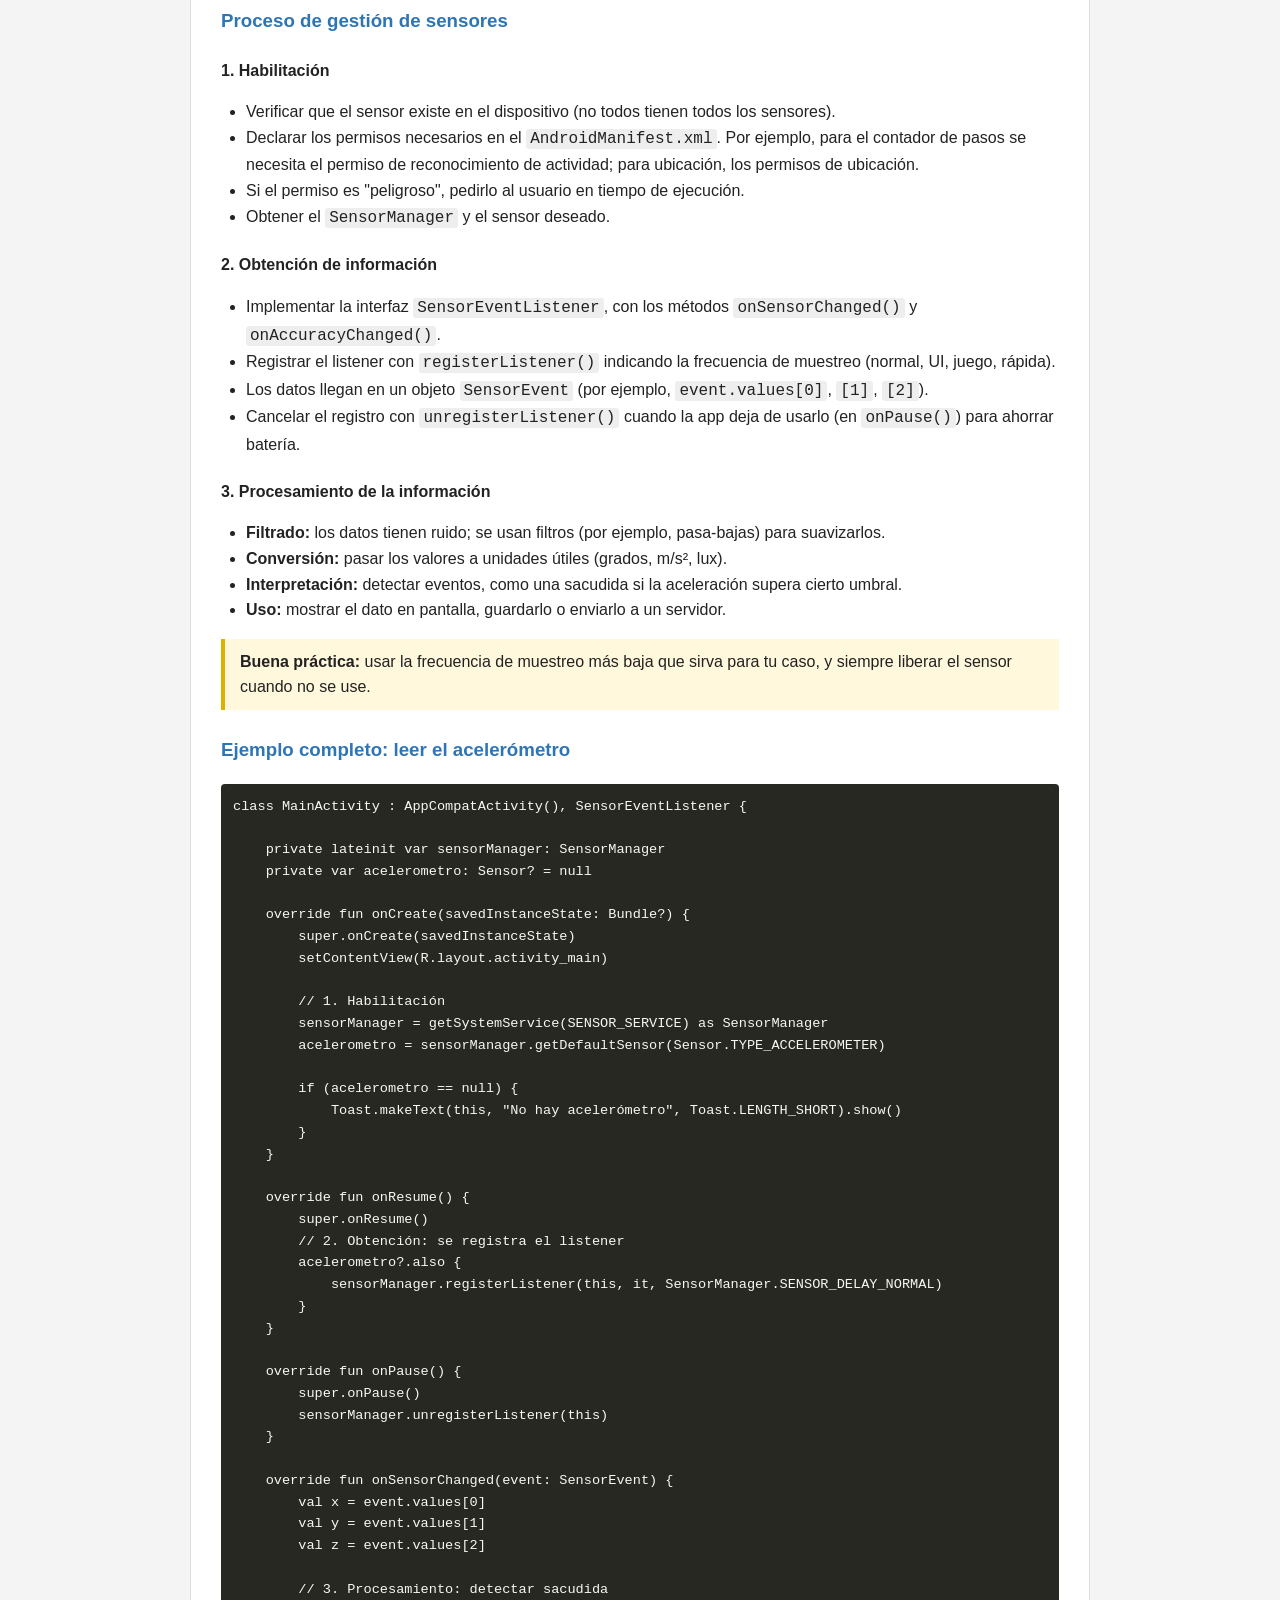
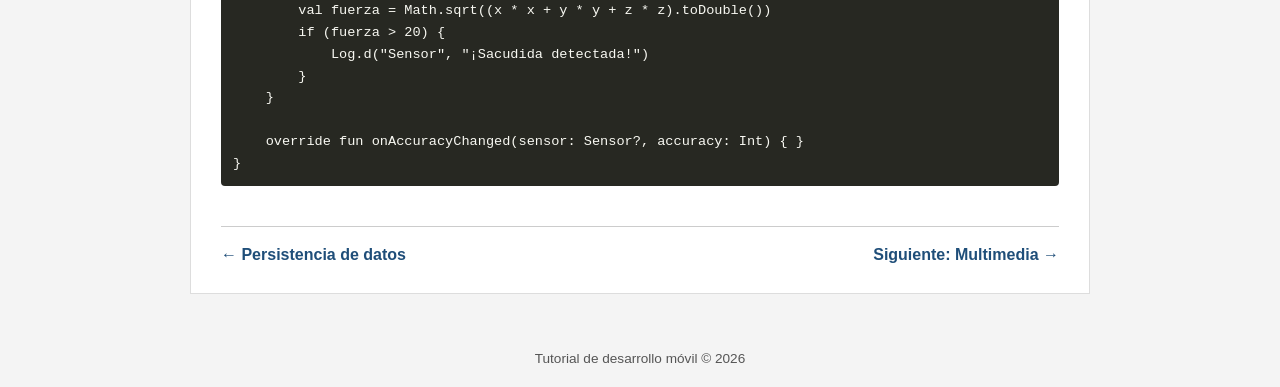
<file: sensores.html>
<!DOCTYPE html>
<html lang="es">
<head>
  <meta charset="UTF-8">
  <meta name="viewport" content="width=device-width, initial-scale=1.0">
  <title>Gestión de sensores - Tutorial</title>
  <link rel="stylesheet" href="css/estilos.css">
</head>
<body>
  <header>
    <h1>Tutorial: Desarrollo de Aplicaciones Móviles</h1>
    <p>Actividad (12/11/2026)</p>
  </header>

  <nav>
    <button id="btn-menu">☰ Menú</button>
    <ul id="menu">
      <li><a href="index.html">Inicio</a></li>
      <li><a href="control-versiones.html">Control de versiones</a></li>
      <li><a href="persistencia.html">Persistencia de datos</a></li>
      <li><a href="sensores.html">Sensores</a></li>
      <li><a href="multimedia.html">Multimedia</a></li>
      <li><a href="servicios.html">Servicios y notificaciones</a></li>
      <li><a href="librerias.html">Librerías y toolkits</a></li>
      <li><a href="depuracion.html">Depuración y seguridad</a></li>
      <li><a href="referencias.html">Referencias</a></li>
    </ul>
  </nav>

  <main>
    <h2>3. Gestión de sensores</h2>

    <div class="indice">
      <h3>Contenido</h3>
      <ul>
        <li><a href="#definicion">Definición de sensores</a></li>
        <li><a href="#tipos">Tipos de sensores en dispositivos móviles</a></li>
        <li><a href="#proceso">Proceso de gestión de sensores</a></li>
        <li><a href="#ejemplo">Ejemplo completo</a></li>
      </ul>
    </div>

    <h3 id="definicion">Definición de sensores</h3>
    <p>
      Un <strong>sensor</strong> es un componente que detecta una magnitud física o un cambio en el
      entorno (movimiento, luz, temperatura, posición, presión, etc.) y lo convierte en una señal
      que el dispositivo puede leer. Los teléfonos y tabletas incluyen varios sensores que las
      aplicaciones pueden aprovechar, por ejemplo para girar la pantalla, contar pasos, mostrar un
      mapa o ajustar el brillo.
    </p>

    <h3 id="tipos">Tipos de sensores en dispositivos móviles</h3>
    <p>Android los agrupa en tres categorías:</p>

    <div class="tabla-scroll">
      <table>
        <tr>
          <th>Categoría</th>
          <th>Descripción</th>
          <th>Sensores y uso</th>
        </tr>
        <tr>
          <td><strong>Sensores de movimiento</strong></td>
          <td>Miden fuerzas de aceleración y rotación en tres ejes (x, y, z).</td>
          <td>
            <ul>
              <li><strong>Acelerómetro:</strong> aceleración; detectar sacudidas, orientación.</li>
              <li><strong>Giroscopio:</strong> velocidad de rotación; juegos, realidad aumentada.</li>
              <li><strong>Vector de gravedad</strong> y <strong>aceleración lineal</strong>.</li>
              <li><strong>Contador de pasos</strong>.</li>
            </ul>
          </td>
        </tr>
        <tr>
          <td><strong>Sensores ambientales</strong></td>
          <td>Miden condiciones del entorno.</td>
          <td>
            <ul>
              <li><strong>Luz (iluminación):</strong> brillo automático de pantalla.</li>
              <li><strong>Barómetro (presión):</strong> altitud, clima.</li>
              <li><strong>Temperatura</strong> y <strong>humedad relativa</strong> (no todos los equipos los tienen).</li>
            </ul>
          </td>
        </tr>
        <tr>
          <td><strong>Sensores de posición</strong></td>
          <td>Determinan la posición física u orientación del dispositivo.</td>
          <td>
            <ul>
              <li><strong>Magnetómetro (brújula):</strong> campo magnético terrestre; mapas y navegación.</li>
              <li><strong>Proximidad:</strong> apaga la pantalla al acercarlo a la oreja en una llamada.</li>
              <li><strong>Vector de rotación</strong> y orientación.</li>
            </ul>
          </td>
        </tr>
      </table>
    </div>

    <p>Además, hay otros componentes que funcionan como sensores aunque no se manejen igual:</p>
    <ul>
      <li><strong>GPS / ubicación:</strong> coordenadas geográficas (se maneja con servicios de ubicación, no con <code>SensorManager</code>).</li>
      <li><strong>Cámara y micrófono:</strong> captan imagen y sonido.</li>
      <li><strong>Sensor de huellas / biométricos:</strong> autenticación.</li>
      <li><strong>Sensores de comunicación:</strong> NFC, Bluetooth, Wi-Fi.</li>
    </ul>

    <p>
      También se clasifican como <strong>sensores de hardware</strong> (componentes físicos) y
      <strong>sensores de software o virtuales</strong> (combinan datos de varios sensores físicos,
      como la aceleración lineal o el vector de rotación).
    </p>

    <h3 id="proceso">Proceso de gestión de sensores</h3>

    <h4>1. Habilitación</h4>
    <ul>
      <li>Verificar que el sensor existe en el dispositivo (no todos tienen todos los sensores).</li>
      <li>Declarar los permisos necesarios en el <code>AndroidManifest.xml</code>. Por ejemplo, para el contador de pasos se necesita el permiso de reconocimiento de actividad; para ubicación, los permisos de ubicación.</li>
      <li>Si el permiso es "peligroso", pedirlo al usuario en tiempo de ejecución.</li>
      <li>Obtener el <code>SensorManager</code> y el sensor deseado.</li>
    </ul>

    <h4>2. Obtención de información</h4>
    <ul>
      <li>Implementar la interfaz <code>SensorEventListener</code>, con los métodos <code>onSensorChanged()</code> y <code>onAccuracyChanged()</code>.</li>
      <li>Registrar el listener con <code>registerListener()</code> indicando la frecuencia de muestreo (normal, UI, juego, rápida).</li>
      <li>Los datos llegan en un objeto <code>SensorEvent</code> (por ejemplo, <code>event.values[0]</code>, <code>[1]</code>, <code>[2]</code>).</li>
      <li>Cancelar el registro con <code>unregisterListener()</code> cuando la app deja de usarlo (en <code>onPause()</code>) para ahorrar batería.</li>
    </ul>

    <h4>3. Procesamiento de la información</h4>
    <ul>
      <li><strong>Filtrado:</strong> los datos tienen ruido; se usan filtros (por ejemplo, pasa-bajas) para suavizarlos.</li>
      <li><strong>Conversión:</strong> pasar los valores a unidades útiles (grados, m/s², lux).</li>
      <li><strong>Interpretación:</strong> detectar eventos, como una sacudida si la aceleración supera cierto umbral.</li>
      <li><strong>Uso:</strong> mostrar el dato en pantalla, guardarlo o enviarlo a un servidor.</li>
    </ul>

    <div class="nota">
      <strong>Buena práctica:</strong> usar la frecuencia de muestreo más baja que sirva para tu
      caso, y siempre liberar el sensor cuando no se use.
    </div>

    <h3 id="ejemplo">Ejemplo completo: leer el acelerómetro</h3>
<pre><code>class MainActivity : AppCompatActivity(), SensorEventListener {

    private lateinit var sensorManager: SensorManager
    private var acelerometro: Sensor? = null

    override fun onCreate(savedInstanceState: Bundle?) {
        super.onCreate(savedInstanceState)
        setContentView(R.layout.activity_main)

        // 1. Habilitación
        sensorManager = getSystemService(SENSOR_SERVICE) as SensorManager
        acelerometro = sensorManager.getDefaultSensor(Sensor.TYPE_ACCELEROMETER)

        if (acelerometro == null) {
            Toast.makeText(this, "No hay acelerómetro", Toast.LENGTH_SHORT).show()
        }
    }

    override fun onResume() {
        super.onResume()
        // 2. Obtención: se registra el listener
        acelerometro?.also {
            sensorManager.registerListener(this, it, SensorManager.SENSOR_DELAY_NORMAL)
        }
    }

    override fun onPause() {
        super.onPause()
        sensorManager.unregisterListener(this)
    }

    override fun onSensorChanged(event: SensorEvent) {
        val x = event.values[0]
        val y = event.values[1]
        val z = event.values[2]

        // 3. Procesamiento: detectar sacudida
        val fuerza = Math.sqrt((x * x + y * y + z * z).toDouble())
        if (fuerza > 20) {
            Log.d("Sensor", "¡Sacudida detectada!")
        }
    }

    override fun onAccuracyChanged(sensor: Sensor?, accuracy: Int) { }
}</code></pre>

    <div class="navegacion-pie">
      <a href="persistencia.html">← Persistencia de datos</a>
      <a href="multimedia.html">Siguiente: Multimedia →</a>
    </div>
  </main>

  <footer>
    <p>Tutorial de desarrollo móvil &copy; <span id="anio"></span></p>
  </footer>

  <button id="btn-subir" title="Subir">↑</button>
  <script src="js/script.js"></script>
</body>
</html>
</file>
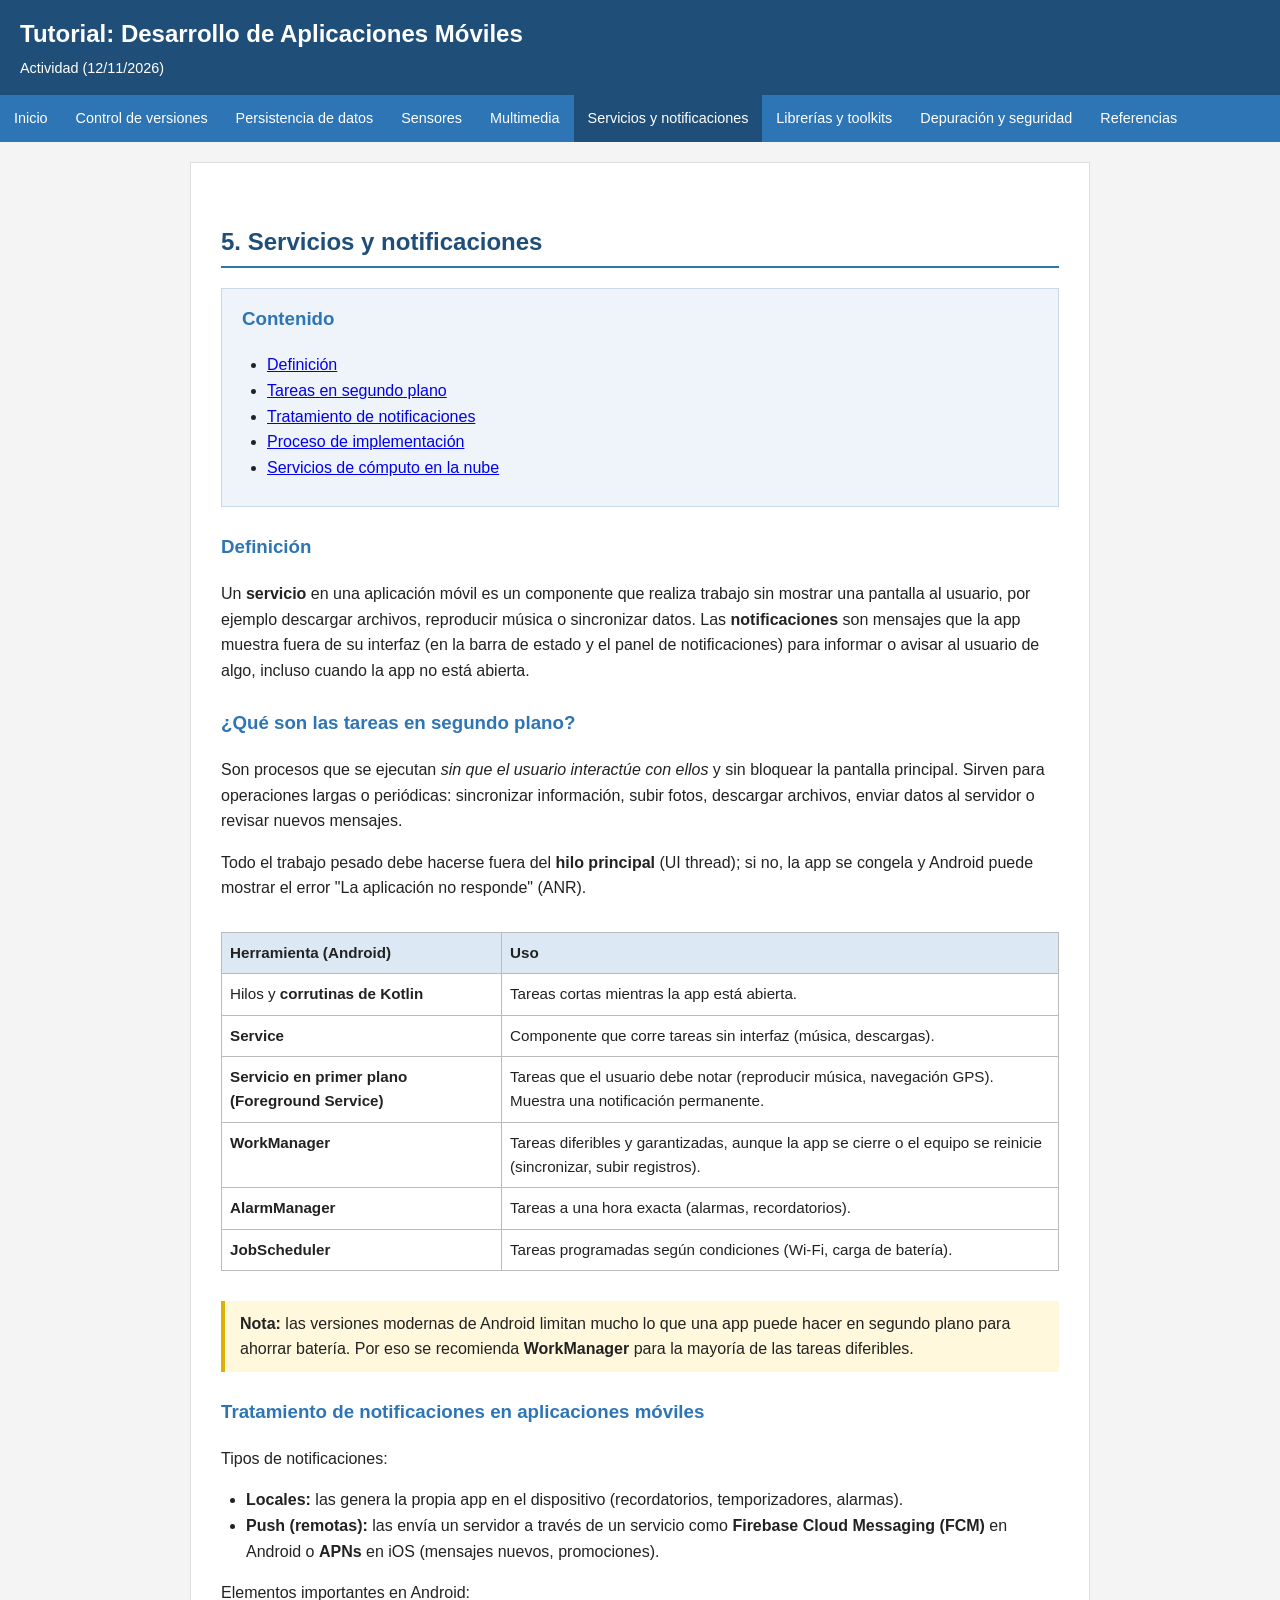
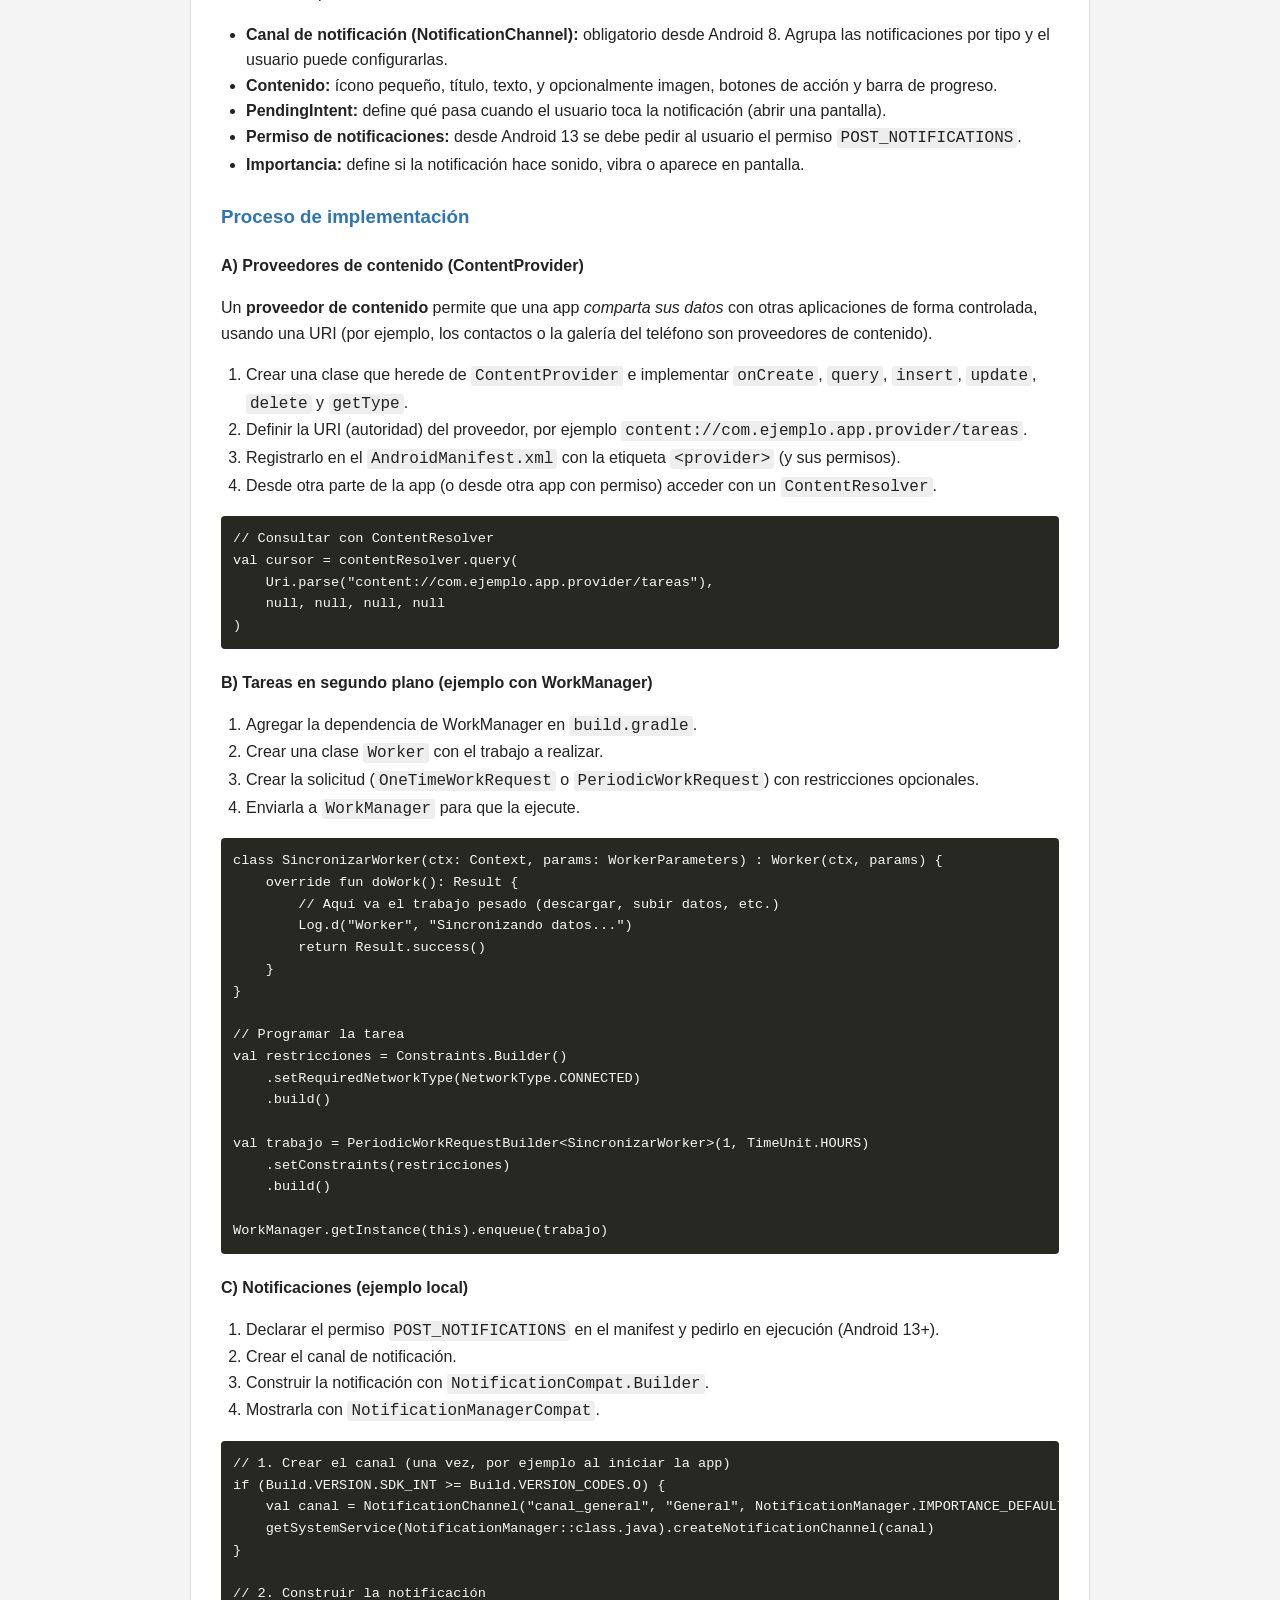
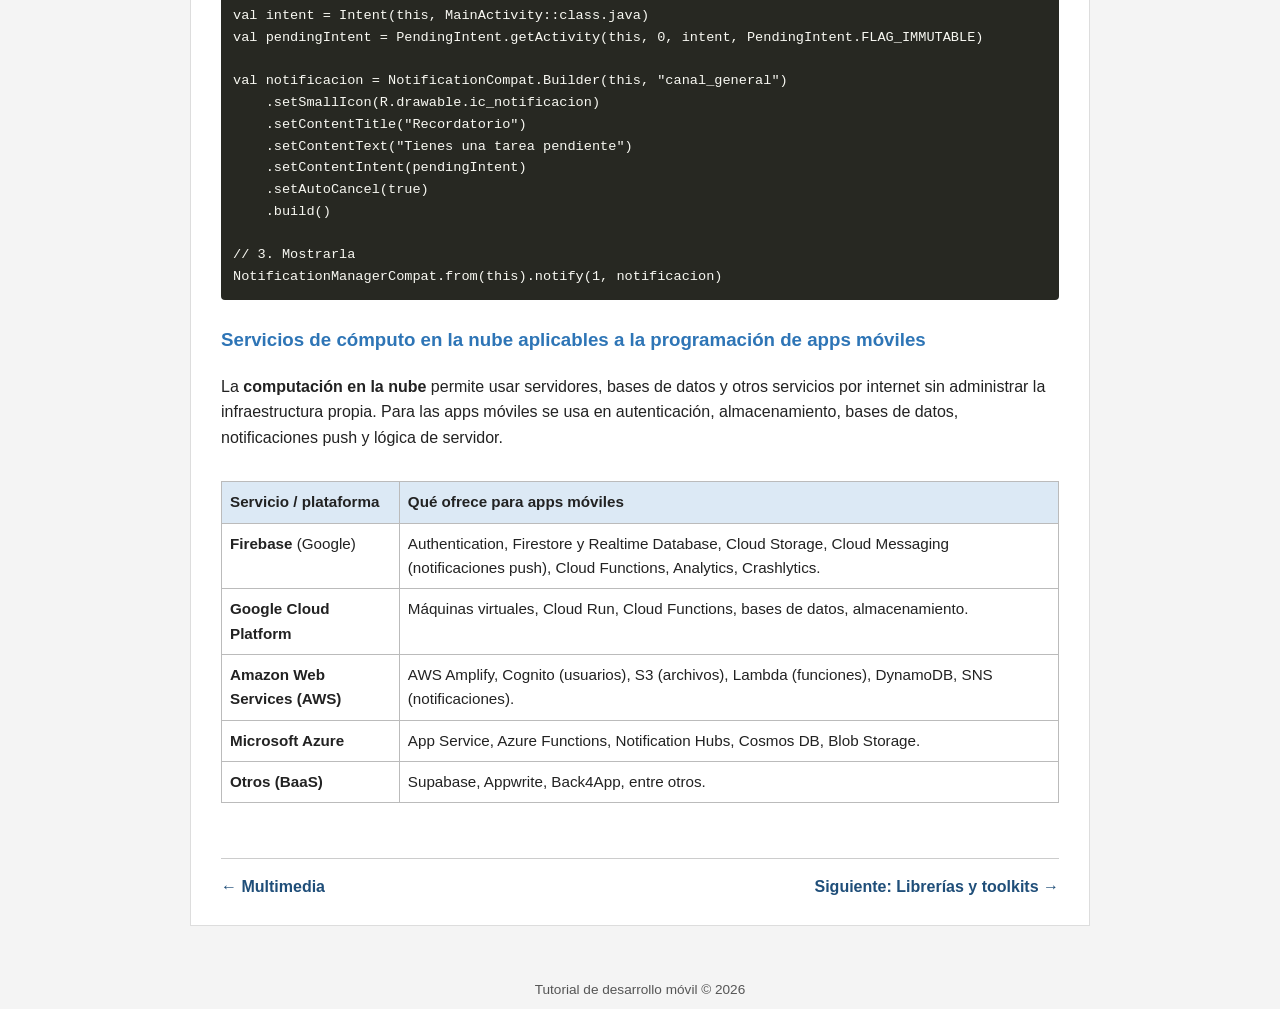
<file: servicios.html>
<!DOCTYPE html>
<html lang="es">
<head>
  <meta charset="UTF-8">
  <meta name="viewport" content="width=device-width, initial-scale=1.0">
  <title>Servicios y notificaciones - Tutorial</title>
  <link rel="stylesheet" href="css/estilos.css">
</head>
<body>
  <header>
    <h1>Tutorial: Desarrollo de Aplicaciones Móviles</h1>
    <p>Actividad (12/11/2026)</p>
  </header>

  <nav>
    <button id="btn-menu">☰ Menú</button>
    <ul id="menu">
      <li><a href="index.html">Inicio</a></li>
      <li><a href="control-versiones.html">Control de versiones</a></li>
      <li><a href="persistencia.html">Persistencia de datos</a></li>
      <li><a href="sensores.html">Sensores</a></li>
      <li><a href="multimedia.html">Multimedia</a></li>
      <li><a href="servicios.html">Servicios y notificaciones</a></li>
      <li><a href="librerias.html">Librerías y toolkits</a></li>
      <li><a href="depuracion.html">Depuración y seguridad</a></li>
      <li><a href="referencias.html">Referencias</a></li>
    </ul>
  </nav>

  <main>
    <h2>5. Servicios y notificaciones</h2>

    <div class="indice">
      <h3>Contenido</h3>
      <ul>
        <li><a href="#definicion">Definición</a></li>
        <li><a href="#segundo-plano">Tareas en segundo plano</a></li>
        <li><a href="#notificaciones">Tratamiento de notificaciones</a></li>
        <li><a href="#implementacion">Proceso de implementación</a></li>
        <li><a href="#nube">Servicios de cómputo en la nube</a></li>
      </ul>
    </div>

    <h3 id="definicion">Definición</h3>
    <p>
      Un <strong>servicio</strong> en una aplicación móvil es un componente que realiza trabajo sin
      mostrar una pantalla al usuario, por ejemplo descargar archivos, reproducir música o sincronizar
      datos. Las <strong>notificaciones</strong> son mensajes que la app muestra fuera de su interfaz
      (en la barra de estado y el panel de notificaciones) para informar o avisar al usuario de algo,
      incluso cuando la app no está abierta.
    </p>

    <h3 id="segundo-plano">¿Qué son las tareas en segundo plano?</h3>
    <p>
      Son procesos que se ejecutan <em>sin que el usuario interactúe con ellos</em> y sin bloquear la
      pantalla principal. Sirven para operaciones largas o periódicas: sincronizar información, subir
      fotos, descargar archivos, enviar datos al servidor o revisar nuevos mensajes.
    </p>
    <p>
      Todo el trabajo pesado debe hacerse fuera del <strong>hilo principal</strong> (UI thread); si no,
      la app se congela y Android puede mostrar el error "La aplicación no responde" (ANR).
    </p>

    <div class="tabla-scroll">
      <table>
        <tr>
          <th>Herramienta (Android)</th>
          <th>Uso</th>
        </tr>
        <tr><td>Hilos y <strong>corrutinas de Kotlin</strong></td><td>Tareas cortas mientras la app está abierta.</td></tr>
        <tr><td><strong>Service</strong></td><td>Componente que corre tareas sin interfaz (música, descargas).</td></tr>
        <tr><td><strong>Servicio en primer plano (Foreground Service)</strong></td><td>Tareas que el usuario debe notar (reproducir música, navegación GPS). Muestra una notificación permanente.</td></tr>
        <tr><td><strong>WorkManager</strong></td><td>Tareas diferibles y garantizadas, aunque la app se cierre o el equipo se reinicie (sincronizar, subir registros).</td></tr>
        <tr><td><strong>AlarmManager</strong></td><td>Tareas a una hora exacta (alarmas, recordatorios).</td></tr>
        <tr><td><strong>JobScheduler</strong></td><td>Tareas programadas según condiciones (Wi-Fi, carga de batería).</td></tr>
      </table>
    </div>

    <div class="nota">
      <strong>Nota:</strong> las versiones modernas de Android limitan mucho lo que una app puede hacer
      en segundo plano para ahorrar batería. Por eso se recomienda <strong>WorkManager</strong> para la
      mayoría de las tareas diferibles.
    </div>

    <h3 id="notificaciones">Tratamiento de notificaciones en aplicaciones móviles</h3>
    <p>Tipos de notificaciones:</p>
    <ul>
      <li><strong>Locales:</strong> las genera la propia app en el dispositivo (recordatorios, temporizadores, alarmas).</li>
      <li><strong>Push (remotas):</strong> las envía un servidor a través de un servicio como <strong>Firebase Cloud Messaging (FCM)</strong> en Android o <strong>APNs</strong> en iOS (mensajes nuevos, promociones).</li>
    </ul>
    <p>Elementos importantes en Android:</p>
    <ul>
      <li><strong>Canal de notificación (NotificationChannel):</strong> obligatorio desde Android 8. Agrupa las notificaciones por tipo y el usuario puede configurarlas.</li>
      <li><strong>Contenido:</strong> ícono pequeño, título, texto, y opcionalmente imagen, botones de acción y barra de progreso.</li>
      <li><strong>PendingIntent:</strong> define qué pasa cuando el usuario toca la notificación (abrir una pantalla).</li>
      <li><strong>Permiso de notificaciones:</strong> desde Android 13 se debe pedir al usuario el permiso <code>POST_NOTIFICATIONS</code>.</li>
      <li><strong>Importancia:</strong> define si la notificación hace sonido, vibra o aparece en pantalla.</li>
    </ul>

    <h3 id="implementacion">Proceso de implementación</h3>

    <h4>A) Proveedores de contenido (ContentProvider)</h4>
    <p>
      Un <strong>proveedor de contenido</strong> permite que una app <em>comparta sus datos</em> con
      otras aplicaciones de forma controlada, usando una URI (por ejemplo, los contactos o la galería
      del teléfono son proveedores de contenido).
    </p>
    <ol>
      <li>Crear una clase que herede de <code>ContentProvider</code> e implementar <code>onCreate</code>, <code>query</code>, <code>insert</code>, <code>update</code>, <code>delete</code> y <code>getType</code>.</li>
      <li>Definir la URI (autoridad) del proveedor, por ejemplo <code>content://com.ejemplo.app.provider/tareas</code>.</li>
      <li>Registrarlo en el <code>AndroidManifest.xml</code> con la etiqueta <code>&lt;provider&gt;</code> (y sus permisos).</li>
      <li>Desde otra parte de la app (o desde otra app con permiso) acceder con un <code>ContentResolver</code>.</li>
    </ol>
<pre><code>// Consultar con ContentResolver
val cursor = contentResolver.query(
    Uri.parse("content://com.ejemplo.app.provider/tareas"),
    null, null, null, null
)</code></pre>

    <h4>B) Tareas en segundo plano (ejemplo con WorkManager)</h4>
    <ol>
      <li>Agregar la dependencia de WorkManager en <code>build.gradle</code>.</li>
      <li>Crear una clase <code>Worker</code> con el trabajo a realizar.</li>
      <li>Crear la solicitud (<code>OneTimeWorkRequest</code> o <code>PeriodicWorkRequest</code>) con restricciones opcionales.</li>
      <li>Enviarla a <code>WorkManager</code> para que la ejecute.</li>
    </ol>
<pre><code>class SincronizarWorker(ctx: Context, params: WorkerParameters) : Worker(ctx, params) {
    override fun doWork(): Result {
        // Aquí va el trabajo pesado (descargar, subir datos, etc.)
        Log.d("Worker", "Sincronizando datos...")
        return Result.success()
    }
}

// Programar la tarea
val restricciones = Constraints.Builder()
    .setRequiredNetworkType(NetworkType.CONNECTED)
    .build()

val trabajo = PeriodicWorkRequestBuilder&lt;SincronizarWorker&gt;(1, TimeUnit.HOURS)
    .setConstraints(restricciones)
    .build()

WorkManager.getInstance(this).enqueue(trabajo)</code></pre>

    <h4>C) Notificaciones (ejemplo local)</h4>
    <ol>
      <li>Declarar el permiso <code>POST_NOTIFICATIONS</code> en el manifest y pedirlo en ejecución (Android 13+).</li>
      <li>Crear el canal de notificación.</li>
      <li>Construir la notificación con <code>NotificationCompat.Builder</code>.</li>
      <li>Mostrarla con <code>NotificationManagerCompat</code>.</li>
    </ol>
<pre><code>// 1. Crear el canal (una vez, por ejemplo al iniciar la app)
if (Build.VERSION.SDK_INT >= Build.VERSION_CODES.O) {
    val canal = NotificationChannel("canal_general", "General", NotificationManager.IMPORTANCE_DEFAULT)
    getSystemService(NotificationManager::class.java).createNotificationChannel(canal)
}

// 2. Construir la notificación
val intent = Intent(this, MainActivity::class.java)
val pendingIntent = PendingIntent.getActivity(this, 0, intent, PendingIntent.FLAG_IMMUTABLE)

val notificacion = NotificationCompat.Builder(this, "canal_general")
    .setSmallIcon(R.drawable.ic_notificacion)
    .setContentTitle("Recordatorio")
    .setContentText("Tienes una tarea pendiente")
    .setContentIntent(pendingIntent)
    .setAutoCancel(true)
    .build()

// 3. Mostrarla
NotificationManagerCompat.from(this).notify(1, notificacion)</code></pre>

    <h3 id="nube">Servicios de cómputo en la nube aplicables a la programación de apps móviles</h3>
    <p>
      La <strong>computación en la nube</strong> permite usar servidores, bases de datos y otros
      servicios por internet sin administrar la infraestructura propia. Para las apps móviles se usa
      en autenticación, almacenamiento, bases de datos, notificaciones push y lógica de servidor.
    </p>
    <div class="tabla-scroll">
      <table>
        <tr>
          <th>Servicio / plataforma</th>
          <th>Qué ofrece para apps móviles</th>
        </tr>
        <tr>
          <td><strong>Firebase</strong> (Google)</td>
          <td>Authentication, Firestore y Realtime Database, Cloud Storage, Cloud Messaging (notificaciones push), Cloud Functions, Analytics, Crashlytics.</td>
        </tr>
        <tr>
          <td><strong>Google Cloud Platform</strong></td>
          <td>Máquinas virtuales, Cloud Run, Cloud Functions, bases de datos, almacenamiento.</td>
        </tr>
        <tr>
          <td><strong>Amazon Web Services (AWS)</strong></td>
          <td>AWS Amplify, Cognito (usuarios), S3 (archivos), Lambda (funciones), DynamoDB, SNS (notificaciones).</td>
        </tr>
        <tr>
          <td><strong>Microsoft Azure</strong></td>
          <td>App Service, Azure Functions, Notification Hubs, Cosmos DB, Blob Storage.</td>
        </tr>
        <tr>
          <td><strong>Otros (BaaS)</strong></td>
          <td>Supabase, Appwrite, Back4App, entre otros.</td>
        </tr>
      </table>
    </div>

    <div class="navegacion-pie">
      <a href="multimedia.html">← Multimedia</a>
      <a href="librerias.html">Siguiente: Librerías y toolkits →</a>
    </div>
  </main>

  <footer>
    <p>Tutorial de desarrollo móvil &copy; <span id="anio"></span></p>
  </footer>

  <button id="btn-subir" title="Subir">↑</button>
  <script src="js/script.js"></script>
</body>
</html>
</file>
<file: css/estilos.css>
/* Estilos del Tutorial de Desarrollo Móvil */
* {
  box-sizing: border-box;
}

body {
  margin: 0;
  font-family: Arial, Helvetica, sans-serif;
  line-height: 1.6;
  color: #222;
  background: #f4f4f4;
}

header {
  background: #1f4e79;
  color: #fff;
  padding: 15px 20px;
}

header h1 {
  margin: 0;
  font-size: 1.5rem;
}

header p {
  margin: 4px 0 0;
  font-size: 0.9rem;
}

/* Menú de navegación */
nav {
  background: #2e75b6;
}

#btn-menu {
  display: none;
  background: #2e75b6;
  color: #fff;
  border: none;
  padding: 12px 20px;
  font-size: 1rem;
  width: 100%;
  text-align: left;
  cursor: pointer;
}

nav ul {
  list-style: none;
  margin: 0;
  padding: 0;
  display: flex;
  flex-wrap: wrap;
}

nav li a {
  display: block;
  color: #fff;
  text-decoration: none;
  padding: 12px 14px;
  font-size: 0.9rem;
}

nav li a:hover,
nav li a.activo {
  background: #1f4e79;
}

/* Contenido */
main {
  max-width: 900px;
  margin: 20px auto;
  background: #fff;
  padding: 25px 30px;
  border: 1px solid #ddd;
}

h2 {
  color: #1f4e79;
  border-bottom: 2px solid #2e75b6;
  padding-bottom: 4px;
  margin-top: 35px;
}

h3 {
  color: #2e75b6;
  margin-top: 25px;
}

h4 {
  margin-bottom: 4px;
}

ul,
ol {
  padding-left: 25px;
}

table {
  border-collapse: collapse;
  width: 100%;
  margin: 15px 0;
  font-size: 0.95rem;
}

th,
td {
  border: 1px solid #bbb;
  padding: 8px;
  text-align: left;
  vertical-align: top;
}

th {
  background: #dce9f5;
}

.tabla-scroll {
  overflow-x: auto;
}

pre {
  background: #272822;
  color: #f8f8f2;
  padding: 12px;
  overflow-x: auto;
  border-radius: 4px;
  font-size: 0.85rem;
}

code {
  font-family: Consolas, monospace;
}

p code,
li code,
td code {
  background: #eee;
  padding: 1px 4px;
  border-radius: 3px;
}

.nota {
  background: #fff8dc;
  border-left: 4px solid #e0b000;
  padding: 10px 15px;
  margin: 15px 0;
}

.indice {
  background: #eef4fa;
  border: 1px solid #c8d9ea;
  padding: 10px 20px;
}

.indice h3 {
  margin-top: 5px;
}

/* Tarjetas de la página de inicio */
.tarjetas {
  display: grid;
  grid-template-columns: repeat(auto-fit, minmax(240px, 1fr));
  gap: 15px;
  margin-top: 20px;
}

.tarjeta {
  border: 1px solid #c8d9ea;
  background: #f7fbff;
  padding: 15px;
}

.tarjeta h3 {
  margin-top: 0;
}

.tarjeta a {
  color: #1f4e79;
  font-weight: bold;
}

.navegacion-pie {
  display: flex;
  justify-content: space-between;
  margin-top: 40px;
  padding-top: 15px;
  border-top: 1px solid #ccc;
}

.navegacion-pie a {
  color: #1f4e79;
  font-weight: bold;
  text-decoration: none;
}

footer {
  text-align: center;
  padding: 20px;
  font-size: 0.85rem;
  color: #555;
}

#btn-subir {
  display: none;
  position: fixed;
  bottom: 20px;
  right: 20px;
  background: #1f4e79;
  color: #fff;
  border: none;
  padding: 10px 14px;
  font-size: 1.1rem;
  border-radius: 4px;
  cursor: pointer;
}

/* Responsivo */
@media (max-width: 700px) {
  #btn-menu {
    display: block;
  }

  nav ul {
    display: none;
    flex-direction: column;
  }

  nav ul.abierto {
    display: flex;
  }

  main {
    margin: 10px;
    padding: 15px;
  }

  header h1 {
    font-size: 1.2rem;
  }
}
</file>
